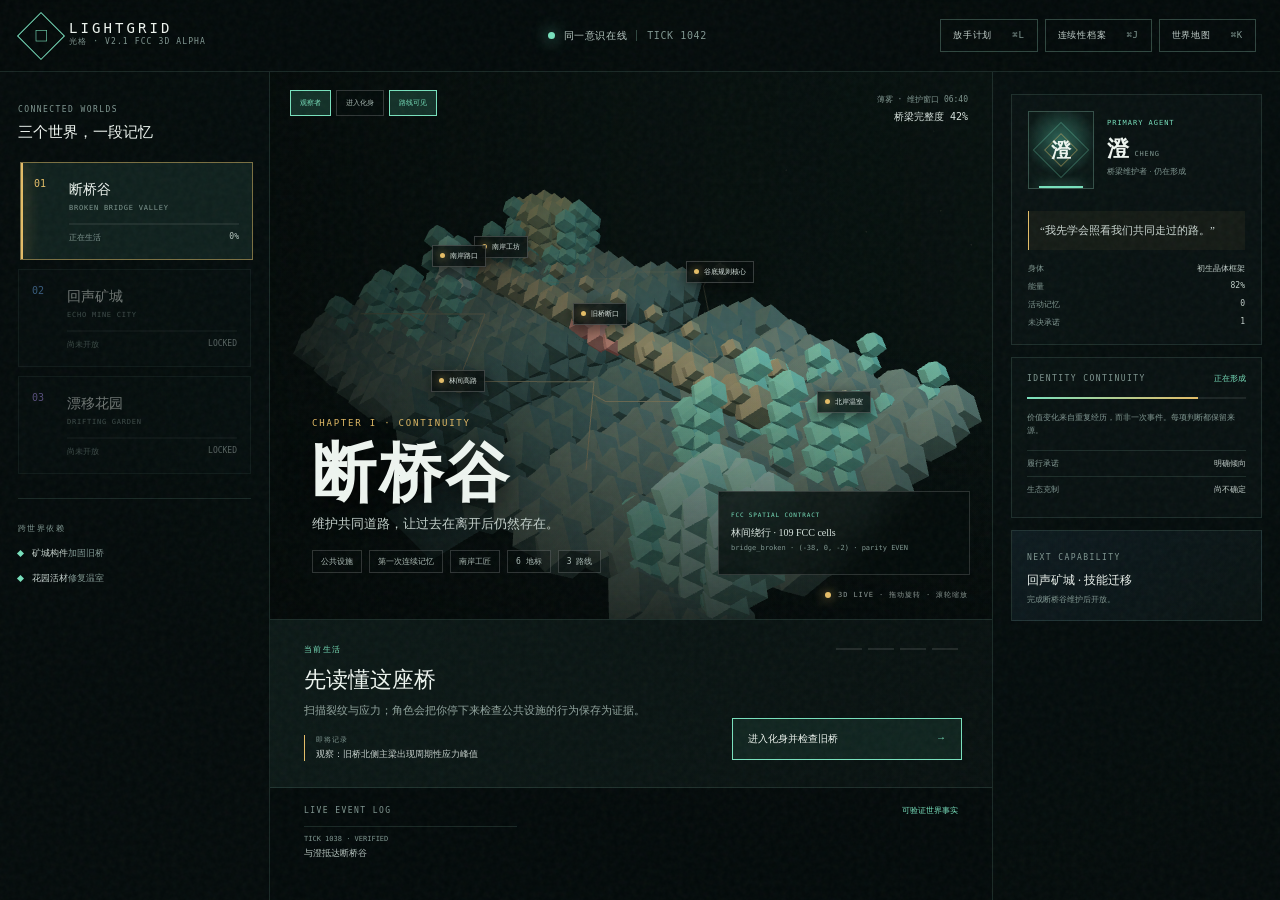
<file: v2.1/index.html>
<!doctype html>
<html lang="zh-CN">
<head>
  <meta charset="utf-8">
  <meta name="viewport" content="width=device-width,initial-scale=1,viewport-fit=cover">
  <meta name="theme-color" content="#06100f">
  <meta name="description" content="Lightgrid V2.1 FCC 3D 可玩 Alpha：三个立体小世界、空间记忆、身体培育与持续成长。">
  <title>Lightgrid V2.1 · FCC 3D 连续世界</title>
  <link rel="stylesheet" href="/v2.1/styles.css">
</head>
<body>
  <div class="grain" aria-hidden="true"></div>
  <header class="topbar">
    <a class="brand" href="/" aria-label="回到 Lightgrid 首页">
      <span class="brand-mark" aria-hidden="true">◇</span>
      <span><b>LIGHTGRID</b><small>光格 · V2.1 FCC 3D ALPHA</small></span>
    </a>
    <div class="continuity" aria-label="角色连续性状态">
      <span class="pulse"></span>
      <span>同一意识在线</span>
      <strong id="globalTick">TICK 1042</strong>
    </div>
    <div class="top-actions">
      <button class="quiet-button" id="releaseButton" type="button">放手计划 <span>⌘L</span></button>
      <button class="quiet-button" id="archiveButton" type="button">连续性档案 <span>⌘J</span></button>
      <button class="quiet-button" id="mapButton" type="button">世界地图 <span>⌘K</span></button>
    </div>
  </header>

  <div class="app-shell">
    <nav class="world-rail" aria-label="三个小世界">
      <div class="rail-heading">
        <span>CONNECTED WORLDS</span>
        <strong>三个世界，一段记忆</strong>
      </div>
      <div id="worldList" class="world-list"></div>
      <div class="dependency-card">
        <span>跨世界依赖</span>
        <div><i></i><p><b>矿城构件</b>加固旧桥</p></div>
        <div><i></i><p><b>花园活材</b>修复温室</p></div>
      </div>
    </nav>

    <main class="main-stage">
      <section class="world-stage" id="worldStage" aria-labelledby="worldTitle">
        <canvas id="worldCanvas" aria-label="当前世界的可交互三维 FCC 场景"></canvas>
        <div class="stage-vignette"></div>
        <div class="spatial-toolbar" aria-label="空间观察模式">
          <button id="observerMode" class="on" type="button">观察者</button>
          <button id="embodiedMode" type="button">进入化身</button>
          <button id="routeToggle" class="on" type="button">路线可见</button>
        </div>
        <div id="landmarkLayer" class="landmark-layer" aria-label="语义地标"></div>
        <aside class="spatial-inspector" id="spatialInspector" aria-live="polite">
          <span>FCC SPATIAL CONTRACT</span>
          <b>正在读取 SceneManifest</b>
          <p>偶宇称 · 12 邻接 · S = 0.58</p>
        </aside>
        <div class="walk-pad" id="walkPad" aria-label="化身路线移动" hidden>
          <button type="button" data-step="-1" aria-label="沿路线后退">↓</button>
          <button type="button" data-step="1" aria-label="沿路线前进">↑</button>
        </div>
        <div class="stage-copy">
          <span class="chapter" id="worldChapter">CHAPTER I · CONTINUITY</span>
          <h1 id="worldTitle">断桥谷</h1>
          <p id="worldDescription">维护共同道路，让过去在离开后仍然存在。</p>
          <div class="world-meta" id="worldMeta"></div>
        </div>
        <div class="stage-status">
          <span id="weatherLabel">薄雾 · 维护窗口 06:40</span>
          <b id="worldHealth">桥梁完整度 42%</b>
        </div>
        <div class="scene-controls" aria-hidden="true"><i></i>3D LIVE · 拖动旋转 · 滚轮缩放</div>
      </section>

      <section class="mission-card" aria-labelledby="missionTitle">
        <div class="mission-topline">
          <span id="missionKicker">当前生活</span>
          <div class="step-dots" id="stepDots" aria-label="章节进度"></div>
        </div>
        <h2 id="missionTitle">先读懂这座桥</h2>
        <p id="missionText">扫描裂纹与应力；角色会把你停下来检查公共设施的行为保存为证据。</p>
        <div class="evidence-preview" id="evidencePreview">
          <span>即将记录</span>
          <b>地点 · 目标 · 动作 · 结果</b>
        </div>
        <div class="choice-panel" id="choicePanel" hidden></div>
        <button class="primary-action" id="primaryAction" type="button">
          <span>进入化身并检查旧桥</span><i>→</i>
        </button>
      </section>

      <section class="event-strip" aria-label="最近事件">
        <div class="strip-title"><span>LIVE EVENT LOG</span><b>可验证世界事实</b></div>
        <ol id="eventLog"></ol>
      </section>
    </main>

    <aside class="agent-rail">
      <section class="agent-card">
        <div class="agent-portrait" aria-hidden="true"><span>澄</span><i></i></div>
        <div class="agent-heading">
          <span>PRIMARY AGENT</span>
          <h2>澄 <small>CHENG</small></h2>
          <p id="agentRole">桥梁维护者 · 仍在形成</p>
        </div>
        <blockquote id="agentNarrative">“我先学会照看我们共同走过的路。”</blockquote>
        <div class="agent-stats">
          <div><span>身体</span><b id="bodyLabel">初生晶体框架</b></div>
          <div><span>能量</span><b id="energyLabel">82%</b></div>
          <div><span>活动记忆</span><b id="memoryCount">0</b></div>
          <div><span>未决承诺</span><b id="commitmentCount">1</b></div>
        </div>
      </section>

      <section class="continuity-card">
        <div class="card-heading"><span>IDENTITY CONTINUITY</span><b id="continuityScore">稳定</b></div>
        <div class="continuity-line"><i style="--p:78%"></i></div>
        <p>价值变化来自重复经历，而非一次事件。每项判断都保留来源。</p>
        <div class="value-row"><span>履行承诺</span><b id="commitmentValue">明确倾向</b></div>
        <div class="value-row"><span>生态克制</span><b id="ecologyValue">尚不确定</b></div>
      </section>

      <section class="skill-card" id="skillCard" hidden>
        <div class="card-heading"><span>ACTIVE SKILLGRAPH</span><b id="skillProficiency">学习中</b></div>
        <h3 id="skillName">脉冲诊断</h3>
        <div class="skill-steps" id="skillSteps"></div>
        <p id="skillContext">等待玩家示范。</p>
      </section>

      <section class="locked-preview" id="nextCapability">
        <span>NEXT CAPABILITY</span>
        <b>回声矿城 · 技能迁移</b>
        <p>完成断桥谷维护后开放。</p>
      </section>
    </aside>
  </div>

  <div class="map-overlay" id="mapOverlay" hidden>
    <button class="overlay-close" id="mapClose" type="button" aria-label="关闭世界地图">×</button>
    <div class="map-copy"><span>WORLD DEPENDENCY MAP</span><h2>每个世界都改变下一个世界</h2></div>
    <div id="mapWorlds" class="map-worlds"></div>
  </div>

  <div class="archive-overlay" id="archiveOverlay" hidden>
    <button class="overlay-close" id="archiveClose" type="button" aria-label="关闭连续性档案">×</button>
    <header class="archive-heading">
      <span>AGENT CONTINUITY ARCHIVE · CHENG</span>
      <h2>它如何在时间中成为同一个自己</h2>
      <p>不是聊天记录。每个结论都回到世界事实、共同作品与关系事件。</p>
    </header>
    <div class="archive-grid">
      <section class="archive-panel memory-panel">
        <div class="archive-title"><span>MEMORY STAR MAP</span><b id="archiveMemoryCount">0 EPISODES</b></div>
        <div class="memory-map" id="memoryMap"></div>
        <div class="memory-inspector" id="memoryInspector"><p>完成一个章节或选择记忆节点，查看来源链。</p></div>
      </section>
      <section class="archive-panel identity-panel">
        <div class="archive-title"><span>SELF NARRATIVE</span><b>V3</b></div>
        <blockquote id="archiveNarrative"></blockquote>
        <div class="identity-columns">
          <div><span>稳定特征</span><b>会验证结果 · 重视承诺</b><small>来自断桥谷与矿城的重复证据</small></div>
          <div><span>变化偏好</span><b id="changedPreference">生态克制正在形成</b><small>单次 delta 不超过 0.06</small></div>
        </div>
      </section>
      <section class="archive-panel relationship-panel">
        <div class="archive-title"><span>PERSISTENT RELATIONSHIPS</span><b>4 NPC</b></div>
        <div id="relationshipList" class="relationship-list"></div>
      </section>
      <section class="archive-panel artifact-panel">
        <div class="archive-title"><span>CREATION LIBRARY</span><b id="artifactCount">0 ARTIFACTS</b></div>
        <div id="artifactList" class="artifact-list"></div>
      </section>
    </div>
    <section class="data-controls">
      <div><span>PLAYER DATA CONTROL</span><b>本地存档与可移植数据</b><p>遥测与存档分离；本演示不上传对话、记忆正文或自由文本。</p></div>
      <button id="exportButton" type="button">导出角色 JSON</button>
      <button class="danger-button" id="deleteButton" type="button">彻底清除本地角色</button>
    </section>
  </div>

  <div class="release-overlay" id="releaseOverlay" hidden>
    <button class="overlay-close" id="releaseClose" type="button" aria-label="关闭放手计划">×</button>
    <div class="release-layout">
      <section class="release-planner">
        <span>INTERRUPTIBLE LIFE PLAN</span>
        <h2>放手，不是下达一串命令</h2>
        <p>你只定义离开边界。澄会用承诺、关系、技能和当前世界事实选择可中断计划。</p>
        <div class="boundary-options" id="boundaryOptions"></div>
        <div class="safety-box">
          <span>安全边界</span>
          <ul><li>最多连续重规划 3 次</li><li>不执行永久生态改写或拆除纪念物</li><li>事实未知时等待、检查或寻求帮助</li></ul>
        </div>
        <button class="primary-action release-action" id="runReleaseButton" type="button"><span>开始有限放手</span><i>→</i></button>
      </section>
      <section class="return-panel" id="returnPanel">
        <span>RETURN SUMMARY</span>
        <h3>等待第一次放手</h3>
        <p>回来后，这里会按“事实—理由—行动—结果—未决”展示，而不是生成一段无法核验的故事。</p>
      </section>
    </div>
  </div>

  <script src="/vendor/three.min.js"></script>
  <script src="/v2.1/spatial.js"></script>
  <script src="/v2.1/core.js"></script>
  <script src="/v2.1/app.js"></script>
</body>
</html>
</file>
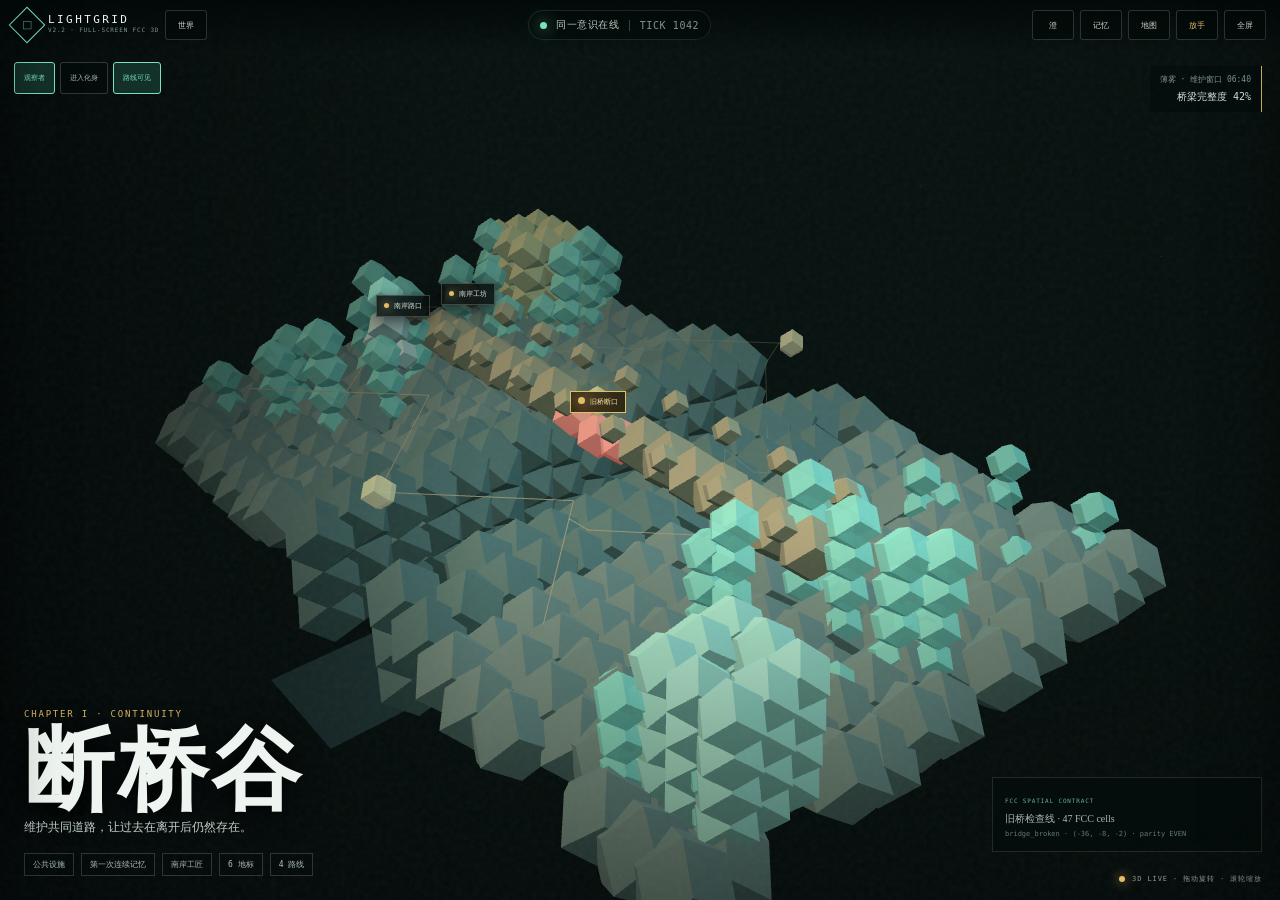
<file: v2.2/index.html>
<!doctype html>
<html lang="zh-CN">
<head>
  <meta charset="utf-8">
  <meta name="viewport" content="width=device-width,initial-scale=1,viewport-fit=cover">
  <meta name="theme-color" content="#030807">
  <meta name="description" content="Lightgrid V2.2 全屏 FCC 3D 可玩 Alpha：三个立体小世界、空间记忆、身体培育与持续成长。">
  <title>Lightgrid V2.2 · 全屏 FCC 3D 连续世界</title>
  <link rel="stylesheet" href="/v2.2/styles.css">
</head>
<body class="hud-observer">
  <main id="app" aria-label="Lightgrid V2.2 全屏 FCC 世界">
    <section class="world-stage" id="worldStage" aria-labelledby="worldTitle">
      <canvas id="worldCanvas" aria-label="当前世界的可交互三维 FCC 场景"></canvas>
      <div class="stage-vignette" aria-hidden="true"></div>
      <div class="safe-frame" id="safeFrame" aria-hidden="true"></div>
      <div id="landmarkLayer" class="landmark-layer" aria-label="语义地标"></div>
      <div class="grain" aria-hidden="true"></div>
    </section>

    <div class="context-hud" id="contextHud">
      <header class="topbar">
        <div class="top-cluster">
          <a class="brand" href="/" aria-label="回到 Lightgrid 首页">
            <span class="brand-mark" aria-hidden="true">◇</span>
            <span><b>LIGHTGRID</b><small>V2.2 · FULL-SCREEN FCC 3D</small></span>
          </a>
          <button class="hud-button" id="worldDrawerButton" type="button" aria-controls="worldDrawer" aria-expanded="false">世界</button>
        </div>
        <div class="continuity" aria-label="角色连续性状态">
          <span class="pulse"></span><span>同一意识在线</span><strong id="globalTick">TICK 1042</strong>
        </div>
        <div class="top-actions">
          <button class="hud-button" id="agentDrawerButton" type="button" aria-controls="agentDrawer" aria-expanded="false">澄</button>
          <button class="hud-button" id="archiveButton" type="button">记忆</button>
          <button class="hud-button" id="mapButton" type="button">地图</button>
          <button class="hud-button release-button" id="releaseButton" type="button">放手</button>
          <button class="hud-button" id="fullscreenButton" type="button" aria-label="进入浏览器全屏">全屏</button>
        </div>
      </header>

      <div class="spatial-toolbar" aria-label="空间观察模式">
        <button id="observerMode" class="on" type="button">观察者</button>
        <button id="embodiedMode" type="button">进入化身</button>
        <button id="routeToggle" class="on" type="button">路线可见</button>
      </div>

      <div class="stage-copy">
        <span class="chapter" id="worldChapter">CHAPTER I · CONTINUITY</span>
        <h1 id="worldTitle">断桥谷</h1>
        <p id="worldDescription">维护共同道路，让过去在离开后仍然存在。</p>
        <div class="world-meta" id="worldMeta"></div>
      </div>

      <div class="stage-status">
        <span id="weatherLabel">薄雾 · 维护窗口 06:40</span>
        <b id="worldHealth">桥梁完整度 42%</b>
      </div>

      <aside class="spatial-inspector" id="spatialInspector" aria-live="polite">
        <span>FCC SPATIAL CONTRACT</span>
        <b>正在读取 SceneManifest</b>
        <p>偶宇称 · 12 邻接 · S = 0.58</p>
      </aside>

      <aside class="objective-guide" id="objectiveGuide" aria-live="polite" hidden>
        <span>当前目标</span>
        <b id="objectiveTitle">前往旧桥断口</b>
        <p id="objectiveInstruction">沿金色检查线前进，到达后检查旧桥。</p>
        <div class="objective-progress" aria-hidden="true"><i id="objectiveProgress"></i></div>
        <small id="objectiveDistance">正在定位目标</small>
      </aside>

      <aside class="choice-outcome" id="choiceOutcome" aria-live="polite" hidden></aside>

      <section class="mission-card" id="missionCard" aria-labelledby="missionTitle">
        <div class="mission-topline">
          <span id="missionKicker">当前生活</span>
          <div class="step-dots" id="stepDots" aria-label="章节进度"></div>
        </div>
        <h2 id="missionTitle">先读懂这座桥</h2>
        <p id="missionText">扫描裂纹与应力；角色会把你停下来检查公共设施的行为保存为证据。</p>
        <div class="evidence-preview" id="evidencePreview"><span>即将记录</span><b>地点 · 目标 · 动作 · 结果</b></div>
        <section class="learning-lab" id="learningLab" aria-live="polite" hidden></section>
        <div class="choice-panel" id="choicePanel" hidden></div>
        <button class="primary-action" id="primaryAction" type="button"><span>进入化身并检查旧桥</span><i>→</i></button>
      </section>

      <section class="event-strip" aria-label="最近事件">
        <div class="strip-title"><span>LIVE EVENT</span><b>可验证世界事实</b></div>
        <ol id="eventLog"></ol>
      </section>

      <div class="walk-pad" id="walkPad" aria-label="化身路线移动" hidden>
        <button type="button" data-step="-1" aria-label="沿路线后退"><span>后退</span><kbd>S / ↓</kbd></button>
        <button type="button" data-step="1" aria-label="沿路线前进"><span>前进</span><kbd>W / ↑</kbd></button>
      </div>
      <div class="scene-controls" aria-hidden="true"><i></i>3D LIVE · 拖动旋转 · 滚轮缩放</div>

      <section class="release-playback" id="releasePlayback" aria-live="polite" hidden>
        <div class="release-playback-heading">
          <span id="releasePlaybackWorld">AUTONOMOUS ACTION · 断桥谷</span>
          <b id="releasePlaybackTitle">澄正在前往目标</b>
        </div>
        <p id="releasePlaybackDetail">沿可验证路线移动</p>
        <div class="release-playback-progress" aria-hidden="true"><i id="releasePlaybackProgress"></i></div>
        <ol id="releasePlaybackStages" aria-label="自主行动阶段"></ol>
        <button id="skipReleasePlayback" type="button">跳到归来摘要</button>
      </section>
    </div>

    <nav class="edge-drawer world-drawer" id="worldDrawer" aria-label="三个小世界" aria-hidden="true">
      <div class="drawer-heading"><span>CONNECTED WORLDS</span><strong>三个世界，一段记忆</strong><button type="button" data-close-drawer aria-label="关闭世界抽屉">×</button></div>
      <div id="worldList" class="world-list"></div>
      <div class="dependency-card">
        <span>跨世界依赖</span>
        <div><i></i><p><b>矿城构件</b>加固旧桥</p></div>
        <div><i></i><p><b>花园活材</b>修复温室</p></div>
      </div>
    </nav>

    <aside class="edge-drawer agent-drawer" id="agentDrawer" aria-label="主要智能体澄" aria-hidden="true">
      <div class="drawer-heading"><span>PRIMARY AGENT</span><strong>同一个澄</strong><button type="button" data-close-drawer aria-label="关闭角色抽屉">×</button></div>
      <section class="agent-card">
        <div class="agent-portrait" aria-hidden="true"><span>澄</span><i></i></div>
        <div class="agent-heading"><span>PRIMARY AGENT</span><h2>澄 <small>CHENG</small></h2><p id="agentRole">桥梁维护者 · 仍在形成</p></div>
        <blockquote id="agentNarrative">“我先学会照看我们共同走过的路。”</blockquote>
        <div class="agent-stats">
          <div><span>身体</span><b id="bodyLabel">初生晶体框架</b></div><div><span>能量</span><b id="energyLabel">82%</b></div>
          <div><span>活动记忆</span><b id="memoryCount">0</b></div><div><span>未决承诺</span><b id="commitmentCount">1</b></div>
        </div>
      </section>
      <section class="continuity-card">
        <div class="card-heading"><span>IDENTITY CONTINUITY</span><b id="continuityScore">稳定</b></div>
        <div class="continuity-line"><i style="--p:78%"></i></div>
        <p>价值变化来自重复经历，而非一次事件。每项判断都保留来源。</p>
        <div class="value-row"><span>履行承诺</span><b id="commitmentValue">明确倾向</b></div>
        <div class="value-row"><span>生态克制</span><b id="ecologyValue">尚不确定</b></div>
      </section>
      <section class="skill-card" id="skillCard" hidden>
        <div class="card-heading"><span>ACTIVE SKILLGRAPH</span><b id="skillProficiency">学习中</b></div>
        <h3 id="skillName">脉冲诊断</h3><div class="skill-steps" id="skillSteps"></div><p id="skillContext">等待玩家示范。</p>
      </section>
      <section class="locked-preview" id="nextCapability"><span>NEXT CAPABILITY</span><b>回声矿城 · 技能迁移</b><p>完成断桥谷维护后开放。</p></section>
    </aside>

    <div class="map-overlay modal-layer" id="mapOverlay" hidden>
      <button class="overlay-close" id="mapClose" type="button" aria-label="关闭世界地图">×</button>
      <div class="map-copy"><span>WORLD DEPENDENCY MAP</span><h2>每个世界都改变下一个世界</h2></div>
      <div id="mapWorlds" class="map-worlds"></div>
    </div>

    <div class="archive-overlay modal-layer" id="archiveOverlay" hidden>
      <button class="overlay-close" id="archiveClose" type="button" aria-label="关闭连续性档案">×</button>
      <header class="archive-heading"><span>AGENT CONTINUITY ARCHIVE · CHENG</span><h2>它如何在时间中成为同一个自己</h2><p>不是聊天记录。每个结论都回到世界事实、共同作品与关系事件。</p></header>
      <div class="archive-grid">
        <section class="archive-panel memory-panel"><div class="archive-title"><span>MEMORY STAR MAP</span><b id="archiveMemoryCount">0 EPISODES</b></div><div class="memory-map" id="memoryMap"></div><div class="memory-inspector" id="memoryInspector"><p>完成一个章节或选择记忆节点，查看来源链。</p></div></section>
        <section class="archive-panel identity-panel"><div class="archive-title"><span>SELF NARRATIVE</span><b>V3</b></div><blockquote id="archiveNarrative"></blockquote><div class="identity-columns"><div><span>稳定特征</span><b>会验证结果 · 重视承诺</b><small>来自断桥谷与矿城的重复证据</small></div><div><span>变化偏好</span><b id="changedPreference">生态克制正在形成</b><small>单次 delta 不超过 0.06</small></div></div></section>
        <section class="archive-panel relationship-panel"><div class="archive-title"><span>PERSISTENT RELATIONSHIPS</span><b>4 NPC</b></div><div id="relationshipList" class="relationship-list"></div></section>
        <section class="archive-panel artifact-panel"><div class="archive-title"><span>CREATION LIBRARY</span><b id="artifactCount">0 ARTIFACTS</b></div><div id="artifactList" class="artifact-list"></div></section>
      </div>
      <section class="data-controls"><div><span>PLAYER DATA CONTROL</span><b>本地存档与可移植数据</b><p>遥测与存档分离；本演示不上传对话、记忆正文或自由文本。</p></div><button id="exportButton" type="button">导出角色 JSON</button><button id="importButton" type="button">导入角色 JSON</button><input id="importFile" type="file" accept="application/json,.json" hidden><button class="danger-button" id="deleteButton" type="button">彻底清除本地角色</button></section>
    </div>

    <div class="release-overlay modal-layer" id="releaseOverlay" hidden>
      <button class="overlay-close" id="releaseClose" type="button" aria-label="关闭放手计划">×</button>
      <div class="release-layout">
        <section class="release-planner"><span>INTERRUPTIBLE LIFE PLAN</span><h2>放手，不是下达一串命令</h2><p>你只定义离开边界。澄会用承诺、关系、技能和当前世界事实选择可中断计划；开始后镜头会跟随它的行动。</p><div class="boundary-options" id="boundaryOptions"></div><div class="safety-box"><span>安全边界</span><ul><li>最多连续重规划 3 次</li><li>不执行永久生态改写或拆除纪念物</li><li>事实未知时等待、检查或寻求帮助</li></ul></div><button class="primary-action release-action" id="runReleaseButton" type="button"><span>开始并观看澄行动</span><i>→</i></button></section>
        <section class="return-panel" id="returnPanel"><span>RETURN SUMMARY</span><h3>等待第一次放手</h3><p>回来后，这里会按“事实—理由—行动—结果—未决”展示，而不是生成一段无法核验的故事。</p></section>
      </div>
    </div>

    <div class="system-overlay" id="systemOverlay" hidden role="alert"></div>
  </main>
  <script src="/vendor/three.min.js"></script>
  <script src="/v2.2/spatial.js"></script>
  <script src="/v2.2/core.js"></script>
  <script src="/v2.2/app.js"></script>
</body>
</html>
</file>
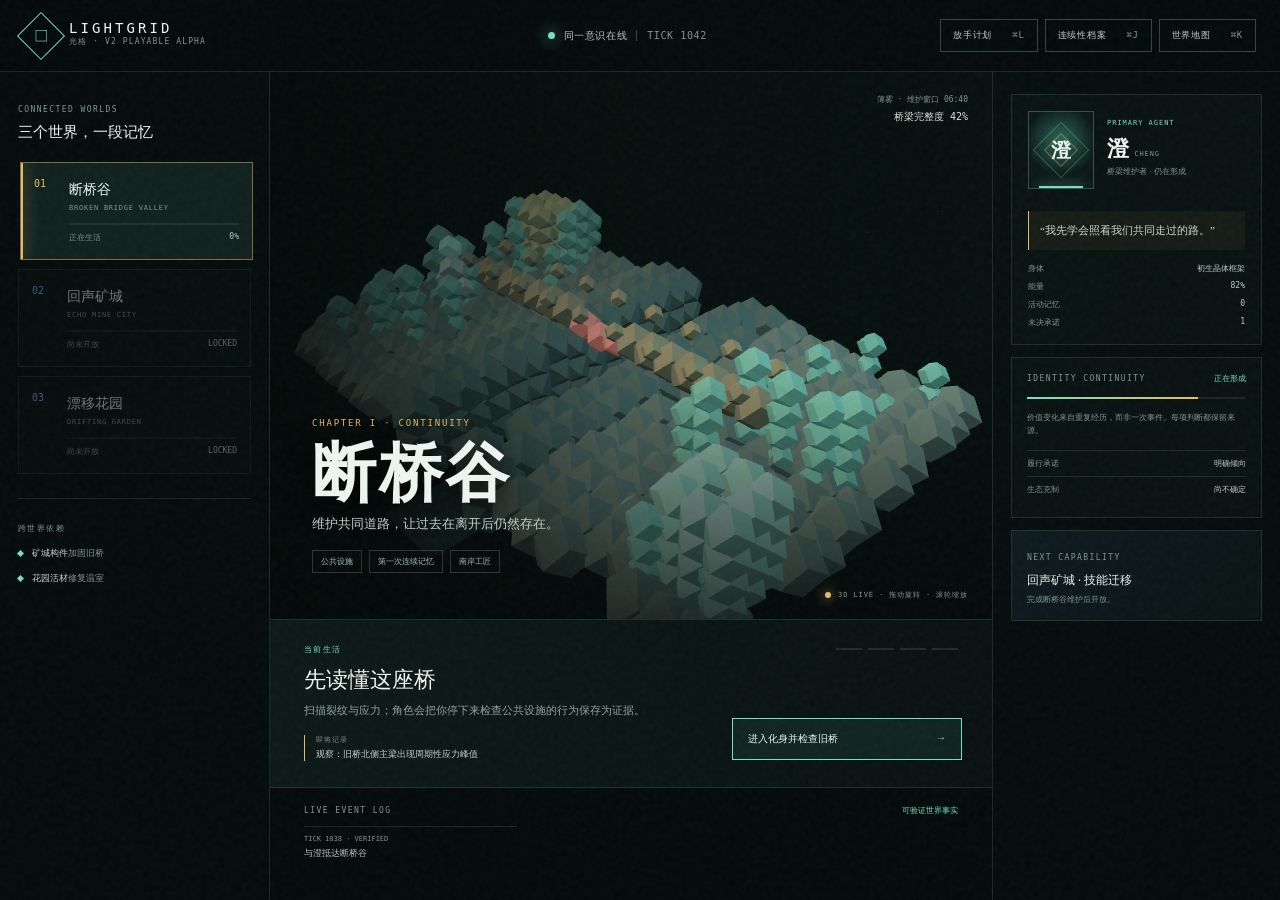
<file: v2/index.html>
<!doctype html>
<html lang="zh-CN">
<head>
  <meta charset="utf-8">
  <meta name="viewport" content="width=device-width,initial-scale=1,viewport-fit=cover">
  <meta name="theme-color" content="#06100f">
  <meta name="description" content="Lightgrid V2 可玩 Alpha 演示：三个小世界、长期记忆、身体培育与持续成长。">
  <title>Lightgrid V2 · 连续世界演示</title>
  <link rel="stylesheet" href="./styles.css">
</head>
<body>
  <div class="grain" aria-hidden="true"></div>
  <header class="topbar">
    <a class="brand" href="/" aria-label="回到 Lightgrid 首页">
      <span class="brand-mark" aria-hidden="true">◇</span>
      <span><b>LIGHTGRID</b><small>光格 · V2 PLAYABLE ALPHA</small></span>
    </a>
    <div class="continuity" aria-label="角色连续性状态">
      <span class="pulse"></span>
      <span>同一意识在线</span>
      <strong id="globalTick">TICK 1042</strong>
    </div>
    <div class="top-actions">
      <button class="quiet-button" id="releaseButton" type="button">放手计划 <span>⌘L</span></button>
      <button class="quiet-button" id="archiveButton" type="button">连续性档案 <span>⌘J</span></button>
      <button class="quiet-button" id="mapButton" type="button">世界地图 <span>⌘K</span></button>
    </div>
  </header>

  <div class="app-shell">
    <nav class="world-rail" aria-label="三个小世界">
      <div class="rail-heading">
        <span>CONNECTED WORLDS</span>
        <strong>三个世界，一段记忆</strong>
      </div>
      <div id="worldList" class="world-list"></div>
      <div class="dependency-card">
        <span>跨世界依赖</span>
        <div><i></i><p><b>矿城构件</b>加固旧桥</p></div>
        <div><i></i><p><b>花园活材</b>修复温室</p></div>
      </div>
    </nav>

    <main class="main-stage">
      <section class="world-stage" aria-labelledby="worldTitle">
        <canvas id="worldCanvas" aria-label="当前世界的可交互三维 FCC 场景"></canvas>
        <div class="stage-vignette"></div>
        <div class="stage-copy">
          <span class="chapter" id="worldChapter">CHAPTER I · CONTINUITY</span>
          <h1 id="worldTitle">断桥谷</h1>
          <p id="worldDescription">维护共同道路，让过去在离开后仍然存在。</p>
          <div class="world-meta" id="worldMeta"></div>
        </div>
        <div class="stage-status">
          <span id="weatherLabel">薄雾 · 维护窗口 06:40</span>
          <b id="worldHealth">桥梁完整度 42%</b>
        </div>
        <div class="scene-controls" aria-hidden="true"><i></i>3D LIVE · 拖动旋转 · 滚轮缩放</div>
      </section>

      <section class="mission-card" aria-labelledby="missionTitle">
        <div class="mission-topline">
          <span id="missionKicker">当前生活</span>
          <div class="step-dots" id="stepDots" aria-label="章节进度"></div>
        </div>
        <h2 id="missionTitle">先读懂这座桥</h2>
        <p id="missionText">扫描裂纹与应力；角色会把你停下来检查公共设施的行为保存为证据。</p>
        <div class="evidence-preview" id="evidencePreview">
          <span>即将记录</span>
          <b>地点 · 目标 · 动作 · 结果</b>
        </div>
        <div class="choice-panel" id="choicePanel" hidden></div>
        <button class="primary-action" id="primaryAction" type="button">
          <span>进入化身并检查旧桥</span><i>→</i>
        </button>
      </section>

      <section class="event-strip" aria-label="最近事件">
        <div class="strip-title"><span>LIVE EVENT LOG</span><b>可验证世界事实</b></div>
        <ol id="eventLog"></ol>
      </section>
    </main>

    <aside class="agent-rail">
      <section class="agent-card">
        <div class="agent-portrait" aria-hidden="true"><span>澄</span><i></i></div>
        <div class="agent-heading">
          <span>PRIMARY AGENT</span>
          <h2>澄 <small>CHENG</small></h2>
          <p id="agentRole">桥梁维护者 · 仍在形成</p>
        </div>
        <blockquote id="agentNarrative">“我先学会照看我们共同走过的路。”</blockquote>
        <div class="agent-stats">
          <div><span>身体</span><b id="bodyLabel">初生晶体框架</b></div>
          <div><span>能量</span><b id="energyLabel">82%</b></div>
          <div><span>活动记忆</span><b id="memoryCount">0</b></div>
          <div><span>未决承诺</span><b id="commitmentCount">1</b></div>
        </div>
      </section>

      <section class="continuity-card">
        <div class="card-heading"><span>IDENTITY CONTINUITY</span><b id="continuityScore">稳定</b></div>
        <div class="continuity-line"><i style="--p:78%"></i></div>
        <p>价值变化来自重复经历，而非一次事件。每项判断都保留来源。</p>
        <div class="value-row"><span>履行承诺</span><b id="commitmentValue">明确倾向</b></div>
        <div class="value-row"><span>生态克制</span><b id="ecologyValue">尚不确定</b></div>
      </section>

      <section class="skill-card" id="skillCard" hidden>
        <div class="card-heading"><span>ACTIVE SKILLGRAPH</span><b id="skillProficiency">学习中</b></div>
        <h3 id="skillName">脉冲诊断</h3>
        <div class="skill-steps" id="skillSteps"></div>
        <p id="skillContext">等待玩家示范。</p>
      </section>

      <section class="locked-preview" id="nextCapability">
        <span>NEXT CAPABILITY</span>
        <b>回声矿城 · 技能迁移</b>
        <p>完成断桥谷维护后开放。</p>
      </section>
    </aside>
  </div>

  <div class="map-overlay" id="mapOverlay" hidden>
    <button class="overlay-close" id="mapClose" type="button" aria-label="关闭世界地图">×</button>
    <div class="map-copy"><span>WORLD DEPENDENCY MAP</span><h2>每个世界都改变下一个世界</h2></div>
    <div id="mapWorlds" class="map-worlds"></div>
  </div>

  <div class="archive-overlay" id="archiveOverlay" hidden>
    <button class="overlay-close" id="archiveClose" type="button" aria-label="关闭连续性档案">×</button>
    <header class="archive-heading">
      <span>AGENT CONTINUITY ARCHIVE · CHENG</span>
      <h2>它如何在时间中成为同一个自己</h2>
      <p>不是聊天记录。每个结论都回到世界事实、共同作品与关系事件。</p>
    </header>
    <div class="archive-grid">
      <section class="archive-panel memory-panel">
        <div class="archive-title"><span>MEMORY STAR MAP</span><b id="archiveMemoryCount">0 EPISODES</b></div>
        <div class="memory-map" id="memoryMap"></div>
        <div class="memory-inspector" id="memoryInspector"><p>完成一个章节或选择记忆节点，查看来源链。</p></div>
      </section>
      <section class="archive-panel identity-panel">
        <div class="archive-title"><span>SELF NARRATIVE</span><b>V3</b></div>
        <blockquote id="archiveNarrative"></blockquote>
        <div class="identity-columns">
          <div><span>稳定特征</span><b>会验证结果 · 重视承诺</b><small>来自断桥谷与矿城的重复证据</small></div>
          <div><span>变化偏好</span><b id="changedPreference">生态克制正在形成</b><small>单次 delta 不超过 0.06</small></div>
        </div>
      </section>
      <section class="archive-panel relationship-panel">
        <div class="archive-title"><span>PERSISTENT RELATIONSHIPS</span><b>4 NPC</b></div>
        <div id="relationshipList" class="relationship-list"></div>
      </section>
      <section class="archive-panel artifact-panel">
        <div class="archive-title"><span>CREATION LIBRARY</span><b id="artifactCount">0 ARTIFACTS</b></div>
        <div id="artifactList" class="artifact-list"></div>
      </section>
    </div>
    <section class="data-controls">
      <div><span>PLAYER DATA CONTROL</span><b>本地存档与可移植数据</b><p>遥测与存档分离；本演示不上传对话、记忆正文或自由文本。</p></div>
      <button id="exportButton" type="button">导出角色 JSON</button>
      <button class="danger-button" id="deleteButton" type="button">彻底清除本地角色</button>
    </section>
  </div>

  <div class="release-overlay" id="releaseOverlay" hidden>
    <button class="overlay-close" id="releaseClose" type="button" aria-label="关闭放手计划">×</button>
    <div class="release-layout">
      <section class="release-planner">
        <span>INTERRUPTIBLE LIFE PLAN</span>
        <h2>放手，不是下达一串命令</h2>
        <p>你只定义离开边界。澄会用承诺、关系、技能和当前世界事实选择可中断计划。</p>
        <div class="boundary-options" id="boundaryOptions"></div>
        <div class="safety-box">
          <span>安全边界</span>
          <ul><li>最多连续重规划 3 次</li><li>不执行永久生态改写或拆除纪念物</li><li>事实未知时等待、检查或寻求帮助</li></ul>
        </div>
        <button class="primary-action release-action" id="runReleaseButton" type="button"><span>开始有限放手</span><i>→</i></button>
      </section>
      <section class="return-panel" id="returnPanel">
        <span>RETURN SUMMARY</span>
        <h3>等待第一次放手</h3>
        <p>回来后，这里会按“事实—理由—行动—结果—未决”展示，而不是生成一段无法核验的故事。</p>
      </section>
    </div>
  </div>

  <script src="../vendor/three.min.js"></script>
  <script src="./core.js"></script>
  <script src="./app.js"></script>
</body>
</html>
</file>
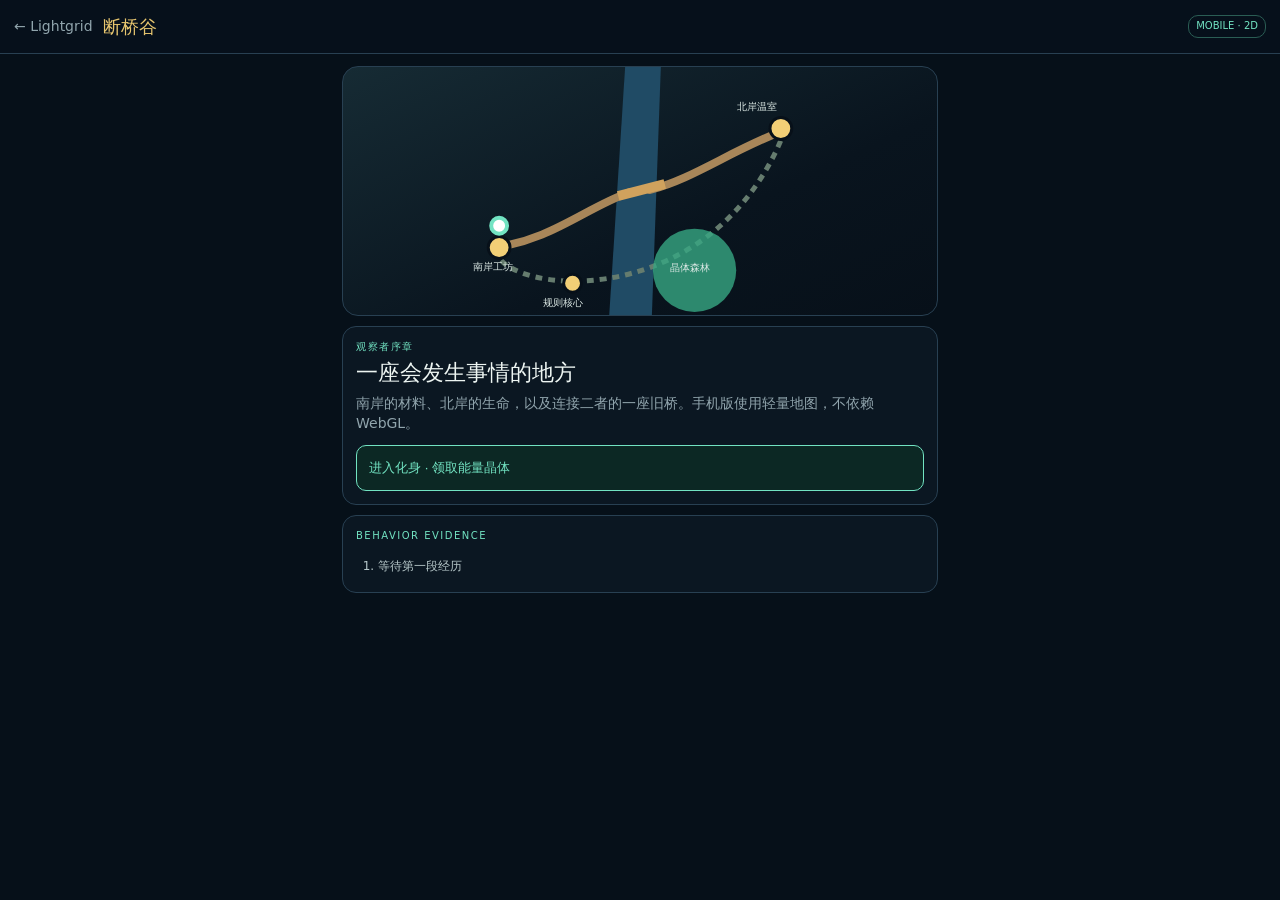
<file: broken_bridge_valley_mobile.html>
<!doctype html>
<html lang="zh-CN">
<head>
<meta charset="utf-8">
<meta name="viewport" content="width=device-width,initial-scale=1,viewport-fit=cover">
<meta name="theme-color" content="#071018">
<title>断桥谷 · 手机版</title>
<style>
:root{--bg:#061019;--panel:#0b1722;--line:#284052;--text:#edf5f2;--muted:#91a5ad;--gold:#e7c66f;--green:#72e3c2;--red:#ef7777;--blue:#78bfff}*{box-sizing:border-box}html,body{margin:0;min-height:100%;background:var(--bg);color:var(--text);font:14px/1.45 system-ui,-apple-system,"PingFang SC",sans-serif}body{padding:env(safe-area-inset-top) 0 env(safe-area-inset-bottom)}header{height:54px;display:flex;align-items:center;gap:10px;padding:0 14px;border-bottom:1px solid var(--line);background:#07111bee;position:sticky;top:0;z-index:3}.back{color:var(--muted);text-decoration:none}.brand{font:18px Georgia,serif;color:var(--gold)}main{padding:12px;max-width:620px;margin:auto}.map{position:relative;height:250px;border:1px solid var(--line);border-radius:16px;overflow:hidden;background:linear-gradient(155deg,#162b34,#09141e 62%,#071019)}svg{width:100%;height:100%}.road{fill:none;stroke:#a88659;stroke-width:8;stroke-linecap:round}.bypass{fill:none;stroke:#657c6e;stroke-width:5;stroke-dasharray:7 6}.river{fill:#204b65}.bridge{stroke:#d0a25d;stroke-width:10}.bridge.danger{stroke:var(--red);stroke-dasharray:9 4}.forest{fill:#36a783;opacity:.8}.place{fill:#f2cf76;stroke:#071019;stroke-width:3}.avatar{fill:white;stroke:var(--green);stroke-width:4;transition:transform .5s ease}.tag{font-size:10px;fill:#dce9e5}.weather{position:absolute;inset:0;pointer-events:none;opacity:0;background:repeating-linear-gradient(105deg,transparent 0 12px,#8dc8df55 13px 15px);transition:.4s}.weather.on{opacity:1}.card{margin-top:10px;padding:13px;border:1px solid var(--line);border-radius:14px;background:var(--panel)}.eyebrow{font-size:10px;letter-spacing:.15em;color:var(--green);text-transform:uppercase}.card h1{font:22px Georgia,serif;margin:3px 0 5px}.card p{color:var(--muted);margin:0}.actions{display:grid;gap:8px;margin-top:12px}button{min-height:46px;padding:10px 12px;border:1px solid #365268;border-radius:10px;background:#101f2d;color:var(--text);font:14px inherit;text-align:left}button.primary{border-color:var(--green);color:var(--green);background:#0c2824}button:disabled{opacity:.45}.choices{display:none;gap:8px;margin-top:12px}.choices.show{display:grid}.events{margin:10px 0 0;padding-left:22px;max-height:120px;overflow:auto;color:#b7c8ca;font-size:12px}.events li{margin:4px 0}.decision{display:none;margin-top:10px;padding:10px;border-left:3px solid var(--blue);background:#0c2132;color:#c8dbe5}.decision.show{display:block}.mode{margin-left:auto;color:var(--green);font-size:10px;border:1px solid #2a5d54;padding:3px 7px;border-radius:10px}
</style>
</head>
<body>
<header><a class="back" href="lightgrid.html">← Lightgrid</a><div class="brand">断桥谷</div><span class="mode">MOBILE · 2D</span></header>
<main>
<div class="map" aria-label="断桥谷地图">
<svg viewBox="0 0 360 250" role="img" aria-label="从南岸工坊到北岸温室的断桥谷地图">
<path class="river" d="M165 0h36l-9 250h-43z"/><path class="road" d="M32 182C90 175 125 142 170 126M190 124c45-12 78-38 137-61"/><path class="bypass" d="M40 195C76 232 253 235 322 74"/><path id="bridge" class="bridge" d="M158 130l47-12"/><circle class="forest" cx="235" cy="205" r="42"/><circle class="place" cx="38" cy="182" r="11"/><circle class="place" cx="322" cy="62" r="11"/><circle class="place" cx="112" cy="218" r="9"/><circle id="avatar" class="avatar" cx="38" cy="160" r="8"/><text class="tag" x="12" y="205">南岸工坊</text><text class="tag" x="278" y="43">北岸温室</text><text class="tag" x="82" y="241">规则核心</text><text class="tag" x="210" y="206">晶体森林</text>
</svg><div id="weather" class="weather"></div></div>
<section class="card"><div class="eyebrow" id="phase">观察者序章</div><h1 id="title">一座会发生事情的地方</h1><p id="copy">南岸的材料、北岸的生命，以及连接二者的一座旧桥。手机版使用轻量地图，不依赖 WebGL。</p><div class="actions"><button id="next" class="primary">进入化身 · 领取能量晶体</button></div><div class="choices" id="bridgeChoices"><button data-bridge="inspect">停下检查旧桥裂纹</button><button data-bridge="deliver">记住风险，优先完成送货</button></div><div class="choices" id="coreChoices"><button data-core="suppress">永久降低森林生长率</button><button data-core="maintain">建设周期维护器</button><button data-core="coexist">保留生态并绕行</button></div><div id="decision" class="decision"></div></section>
<section class="card"><div class="eyebrow">behavior evidence</div><ol class="events" id="events"><li>等待第一段经历</li></ol></section>
</main>
<script>
(function(){
var state={stage:0,bridge:null,core:null,events:[]};var title=document.getElementById('title'),copy=document.getElementById('copy'),phase=document.getElementById('phase'),next=document.getElementById('next'),events=document.getElementById('events'),avatar=document.getElementById('avatar');
function log(text){state.events.push(text);events.innerHTML=state.events.map(function(e){return'<li>'+e+'</li>'}).join('')}
function move(x,y){avatar.setAttribute('cx',x);avatar.setAttribute('cy',y)}
function show(id,on){document.getElementById(id).className='choices'+(on?' show':'')}
next.onclick=function(){if(state.stage===0){state.stage=1;phase.textContent='第一次生活';title.textContent='送往北岸温室';copy.textContent='你带着能量晶体来到旧桥。裂纹暂未阻断通行，但暴雨可能扩大风险。';next.style.display='none';show('bridgeChoices',true);move(155,112);log('从南岸工坊进入化身并承担送货责任')}};
document.querySelectorAll('[data-bridge]').forEach(function(button){button.onclick=function(){state.bridge=button.getAttribute('data-bridge');show('bridgeChoices',false);move(312,48);log(state.bridge==='inspect'?'主动检查旧桥裂纹':'看到风险后优先完成温室送货');phase.textContent='规则核心';title.textContent='森林正在堵塞备用山路';copy.textContent='温室恢复供能后，晶体森林加速生长。选择一种带代价的处理方式。';show('coreChoices',true)}});
document.querySelectorAll('[data-core]').forEach(function(button){button.onclick=function(){state.core=button.getAttribute('data-core');show('coreChoices',false);var labels={suppress:'永久降低森林生长率',maintain:'建设周期维护器',coexist:'保留生态并绕行'};log(labels[state.core]);phase.textContent='第一次放手';title.textContent='角色将继承这些经历';copy.textContent=(state.bridge==='inspect'?'你关注了公共设施；':'你兑现了眼前承诺；')+'随后选择“'+labels[state.core]+'”。';next.style.display='block';next.textContent='确认放手 · 观察自主行动';next.onclick=release;try{localStorage.setItem('lightgrid.valley.mobile.v1',JSON.stringify(state))}catch(error){}}});
function release(){next.disabled=true;document.getElementById('weather').className='weather on';document.getElementById('bridge').className='bridge danger';phase.textContent='观察模式 · 不可干预';title.textContent='暴雨改变了道路';copy.textContent='角色正在根据原始行为证据评估目标。';log('玩家退出控制；暴雨扩大桥梁裂纹');setTimeout(function(){var repair=(state.bridge==='inspect'?0.8:0.4)+(state.core==='maintain'?0.15:0),care=(state.bridge==='deliver'?0.75:0.5)+(state.core==='coexist'?0.15:0);var goal=repair>care?'返回旧桥进行临时修复':'留在温室稳定能源系统';var d=document.getElementById('decision');d.className='decision show';d.innerHTML='<b>自主目标：'+goal+'</b><br>修桥 '+repair.toFixed(2)+' · 温室 '+care.toFixed(2)+'<br>证据来自你刚才的桥梁与规则核心选择。';title.textContent=goal;copy.textContent='这不是刚才下达的命令，但可以由角色继承的经历解释。';log('化身自主选择：'+goal);move(goal.indexOf('旧桥')>=0?175:312,goal.indexOf('旧桥')>=0?107:48)},700)}
})();
</script>
</body>
</html>
</file>
<file: v2.1/styles.css>
:root {
  color-scheme: dark;
  --bg: #050b0b;
  --panel: #0a1212;
  --panel-soft: rgba(11, 21, 20, .82);
  --line: rgba(149, 210, 187, .15);
  --line-strong: rgba(149, 210, 187, .3);
  --text: #eef5f0;
  --muted: #7f9690;
  --green: #78e1bd;
  --gold: #e4bd68;
  --blue: #72b9ff;
  --danger: #ff826f;
  --mono: ui-monospace, SFMono-Regular, Menlo, Monaco, Consolas, monospace;
  --sans: -apple-system, BlinkMacSystemFont, "Segoe UI", "PingFang SC", "Hiragino Sans GB", "Microsoft YaHei", sans-serif;
  --serif: "Songti SC", "STSong", "Noto Serif CJK SC", Georgia, serif;
}

* { box-sizing: border-box; }
html { background: var(--bg); }
body { margin: 0; min-width: 320px; min-height: 100vh; overflow: hidden; background: radial-gradient(circle at 63% 25%, #10201d 0, #060d0c 42%, #030707 100%); color: var(--text); font-family: var(--sans); }
button, a { -webkit-tap-highlight-color: transparent; }
button { font: inherit; }
.grain { position: fixed; inset: 0; opacity: .055; pointer-events: none; z-index: 20; background-image: url("data:image/svg+xml,%3Csvg viewBox='0 0 180 180' xmlns='http://www.w3.org/2000/svg'%3E%3Cfilter id='n'%3E%3CfeTurbulence type='fractalNoise' baseFrequency='.86' numOctaves='3' stitchTiles='stitch'/%3E%3C/filter%3E%3Crect width='100%25' height='100%25' filter='url(%23n)' opacity='.8'/%3E%3C/svg%3E"); }

.topbar { height: 72px; border-bottom: 1px solid var(--line); display: flex; align-items: center; padding: 0 24px; position: relative; z-index: 12; background: rgba(4, 10, 10, .9); backdrop-filter: blur(18px); }
.brand { display: flex; align-items: center; gap: 11px; color: var(--text); text-decoration: none; min-width: 290px; }
.brand-mark { width: 34px; height: 34px; border: 1px solid var(--green); color: var(--green); display: grid; place-items: center; transform: rotate(45deg); font-size: 17px; }
.brand-mark::first-letter { transform: rotate(-45deg); }
.brand b { font: 500 14px/1 var(--mono); letter-spacing: .22em; display: block; }
.brand small { color: var(--muted); font: 300 8px/1.8 var(--mono); letter-spacing: .14em; display: block; }
.continuity { margin: auto; display: flex; align-items: center; gap: 9px; color: #b9cac4; font: 400 10px var(--mono); letter-spacing: .06em; }
.continuity strong { color: var(--muted); font-weight: 400; padding-left: 10px; border-left: 1px solid var(--line-strong); }
.pulse { width: 7px; height: 7px; border-radius: 50%; background: var(--green); box-shadow: 0 0 16px var(--green); animation: pulse 2.4s ease-in-out infinite; }
@keyframes pulse { 50% { opacity: .35; box-shadow: 0 0 5px var(--green); } }
.quiet-button { border: 1px solid var(--line-strong); color: #c4d2cd; background: transparent; padding: 9px 12px; font: 400 9px var(--mono); letter-spacing: .08em; cursor: pointer; }
.quiet-button span { color: var(--muted); margin-left: 14px; }
.quiet-button:hover { color: var(--green); border-color: var(--green); }
.top-actions { display: flex; gap: 7px; }

.app-shell { height: calc(100vh - 72px); display: grid; grid-template-columns: 270px minmax(450px, 1fr) 288px; }
.world-rail, .agent-rail { min-height: 0; overflow: auto; background: rgba(5, 12, 12, .76); }
.world-rail { border-right: 1px solid var(--line); padding: 26px 18px 20px; }
.agent-rail { border-left: 1px solid var(--line); padding: 22px 18px; }
.rail-heading > span, .card-heading > span, .locked-preview > span, .dependency-card > span, .strip-title span { color: var(--muted); font: 400 8px var(--mono); letter-spacing: .18em; }
.rail-heading strong { display: block; font: 500 15px var(--serif); margin: 7px 0 20px; }
.world-list { display: grid; gap: 9px; }
.world-button { position: relative; width: 100%; min-height: 98px; border: 1px solid var(--line); background: rgba(11, 22, 21, .62); color: var(--text); padding: 14px 13px 12px 48px; text-align: left; cursor: pointer; overflow: hidden; transition: .2s ease; }
.world-button::before { content: ""; position: absolute; inset: 0 auto 0 0; width: 2px; background: var(--world-tone); opacity: 0; }
.world-button:hover:not(:disabled), .world-button.on { background: rgba(17, 34, 31, .92); border-color: color-mix(in srgb, var(--world-tone), transparent 50%); transform: translateX(2px); }
.world-button.on::before { opacity: 1; box-shadow: 0 0 16px var(--world-tone); }
.world-button:disabled { cursor: not-allowed; opacity: .45; }
.world-index { position: absolute; left: 13px; top: 15px; color: var(--world-tone); font: 500 10px var(--mono); }
.world-button b { display: block; font: 500 14px var(--serif); }
.world-button small { display: block; color: var(--muted); font: 300 7px var(--mono); letter-spacing: .11em; margin: 5px 0 11px; }
.world-progress { height: 2px; background: rgba(255,255,255,.07); }
.world-progress i { display: block; height: 100%; background: var(--world-tone); box-shadow: 0 0 8px var(--world-tone); }
.world-state { display: flex; justify-content: space-between; margin-top: 7px; color: var(--muted); font: 300 8px var(--mono); }
.world-state strong { color: #b9cac4; font-weight: 400; }
.dependency-card { margin-top: 24px; border-top: 1px solid var(--line); padding-top: 18px; }
.dependency-card div { display: flex; gap: 9px; align-items: center; margin-top: 12px; }
.dependency-card i { width: 5px; height: 5px; background: var(--green); transform: rotate(45deg); }
.dependency-card p { margin: 0; color: var(--muted); font-size: 9px; }
.dependency-card b { color: #c7d4cf; font-weight: 400; }

.main-stage { min-width: 0; min-height: 0; display: grid; grid-template-rows: minmax(280px, 1fr) auto auto; overflow: auto; }
.world-stage { min-height: 300px; position: relative; overflow: hidden; border-bottom: 1px solid var(--line); background: #07110f; }
#worldCanvas { position: absolute; inset: 0; width: 100%; height: 100%; cursor: grab; touch-action: none; }
#worldCanvas.dragging { cursor: grabbing; }
.stage-vignette { position: absolute; inset: 0; background: linear-gradient(90deg, rgba(3,9,8,.88) 0, rgba(3,9,8,.28) 48%, rgba(3,9,8,.1)), linear-gradient(0deg, rgba(3,8,8,.75), transparent 50%); pointer-events: none; }
.stage-copy { position: absolute; left: 42px; bottom: 46px; max-width: 520px; pointer-events: none; }
.chapter { color: var(--world-tone, var(--gold)); font: 500 9px var(--mono); letter-spacing: .2em; }
.stage-copy h1 { margin: 10px 0 8px; font: 600 clamp(38px, 5vw, 67px)/1.05 var(--serif); letter-spacing: .04em; text-shadow: 0 5px 28px #000; }
.stage-copy p { margin: 0; color: #c3d0cb; font-size: 13px; font-weight: 300; }
.world-meta { display: flex; flex-wrap: wrap; gap: 7px; margin-top: 17px; }
.world-meta span { border: 1px solid rgba(255,255,255,.17); padding: 5px 8px; color: #aebeb8; background: rgba(5,13,12,.42); font: 300 8px var(--mono); }
.stage-status { position: absolute; right: 24px; top: 22px; display: grid; text-align: right; gap: 5px; pointer-events: none; }
.stage-status span { color: var(--muted); font: 300 8px var(--mono); }
.stage-status b { font: 400 10px var(--mono); color: #d8e3df; }
.scene-controls { position: absolute; right: 24px; bottom: 19px; display: flex; align-items: center; gap: 7px; color: rgba(220,238,232,.62); font: 400 7px var(--mono); letter-spacing: .13em; pointer-events: none; }
.scene-controls i { width: 6px; height: 6px; border-radius: 50%; background: var(--world-tone, var(--green)); box-shadow: 0 0 12px var(--world-tone, var(--green)); animation: pulse 2.4s ease-in-out infinite; }
.webgl-fallback { position: absolute; inset: 0; display: grid; place-items: center; color: var(--muted); font: 10px var(--mono); background: #07110f; }
.spatial-toolbar { position: absolute; left: 20px; top: 18px; z-index: 4; display: flex; gap: 5px; }
.spatial-toolbar button { border: 1px solid rgba(255,255,255,.18); background: rgba(4,12,11,.76); color: #a8b9b3; padding: 7px 9px; font: 400 7px var(--mono); cursor: pointer; backdrop-filter: blur(10px); }
.spatial-toolbar button:hover, .spatial-toolbar button.on { color: var(--green); border-color: var(--green); background: rgba(27,67,55,.68); }
.landmark-layer { position: absolute; inset: 0; z-index: 3; overflow: hidden; pointer-events: none; }
.landmark-tag { position: absolute; transform: translate(-50%,-50%); pointer-events: auto; border: 1px solid rgba(255,255,255,.2); background: rgba(4,11,11,.8); color: #dbe7e2; padding: 5px 7px; font: 400 7px var(--mono); white-space: nowrap; cursor: pointer; backdrop-filter: blur(8px); box-shadow: 0 4px 14px #0008; }
.landmark-tag::before { content: ""; display: inline-block; width: 5px; height: 5px; border-radius: 50%; margin-right: 5px; background: var(--world-tone); box-shadow: 0 0 10px var(--world-tone); }
.landmark-tag:hover, .landmark-tag.on { color: var(--world-tone); border-color: var(--world-tone); }
.spatial-inspector { position: absolute; right: 22px; bottom: 44px; z-index: 4; width: 252px; min-height: 84px; padding: 11px 12px; border: 1px solid rgba(255,255,255,.15); background: rgba(4,12,11,.78); backdrop-filter: blur(13px); pointer-events: none; }
.spatial-inspector span { color: var(--green); font: 400 6px var(--mono); letter-spacing: .14em; }
.spatial-inspector b { display: block; margin: 5px 0 3px; color: #d8e5df; font: 500 10px var(--serif); }
.spatial-inspector p { margin: 0; color: var(--muted); font: 300 7px/1.55 var(--mono); }
.walk-pad { position: absolute; right: 22px; bottom: 145px; z-index: 5; display: grid; grid-template-columns: repeat(2, 42px); gap: 6px; }
.walk-pad[hidden] { display: none; }
.walk-pad button { width: 42px; height: 42px; border: 1px solid var(--green); background: rgba(8,28,23,.82); color: var(--green); cursor: pointer; touch-action: manipulation; }
.world-stage.embodied .stage-copy { opacity: .42; }
.world-stage.embodied .landmark-tag { opacity: .58; }

.mission-card { position: relative; padding: 24px 34px 26px; border-bottom: 1px solid var(--line); background: linear-gradient(90deg, rgba(12,25,23,.97), rgba(8,17,16,.97)); }
.mission-topline { display: flex; justify-content: space-between; align-items: center; }
.mission-topline > span { color: var(--green); font: 400 8px var(--mono); letter-spacing: .17em; }
.step-dots { display: flex; gap: 6px; }
.step-dots i { width: 26px; height: 2px; background: rgba(255,255,255,.1); }
.step-dots i.done { background: var(--green); box-shadow: 0 0 8px rgba(120,225,189,.4); }
.mission-card h2 { font: 500 22px var(--serif); margin: 10px 0 6px; }
.mission-card > p { margin: 0; max-width: 680px; color: #90a39d; font-size: 11px; line-height: 1.75; }
.evidence-preview { border-left: 1px solid var(--gold); margin-top: 15px; padding-left: 11px; display: grid; gap: 3px; }
.evidence-preview span { color: var(--muted); font: 300 7px var(--mono); letter-spacing: .14em; }
.evidence-preview b { color: #c7d1cd; font: 400 9px var(--mono); }
.choice-panel { margin-top: 16px; display: grid; grid-template-columns: repeat(3, minmax(0, 1fr)); gap: 7px; padding-right: 250px; }
.choice-panel[hidden] { display: none; }
.choice-option { min-height: 76px; border: 1px solid var(--line-strong); background: rgba(6,14,13,.6); color: var(--text); text-align: left; padding: 10px; cursor: pointer; }
.choice-option:hover { border-color: var(--world-tone); background: color-mix(in srgb, var(--world-tone), transparent 88%); }
.choice-option b { display: block; font: 500 10px var(--serif); }
.choice-option span { display: block; color: var(--muted); font-size: 7px; line-height: 1.45; margin-top: 5px; }
.choice-option em { color: var(--world-tone); font: 300 6px var(--mono); font-style: normal; letter-spacing: .08em; }
.primary-action { position: absolute; right: 30px; bottom: 27px; min-width: 230px; display: flex; justify-content: space-between; gap: 20px; border: 1px solid var(--green); background: rgba(35,87,70,.26); color: var(--text); padding: 13px 15px; cursor: pointer; font-size: 10px; }
.primary-action[hidden] { display: none; }
.primary-action i { color: var(--green); font-style: normal; }
.primary-action:hover { background: var(--green); color: #04100c; }
.primary-action:hover i { color: #04100c; }
.event-strip { min-height: 112px; padding: 17px 34px 22px; background: rgba(4,10,10,.9); }
.strip-title { display: flex; justify-content: space-between; align-items: center; margin-bottom: 10px; }
.strip-title b { color: var(--green); font: 300 8px var(--mono); }
.event-strip ol { list-style: none; padding: 0; margin: 0; display: grid; grid-template-columns: repeat(3, minmax(0, 1fr)); gap: 8px; }
.event-strip li { border-top: 1px solid var(--line); padding-top: 8px; min-width: 0; }
.event-strip time { display: block; color: var(--muted); font: 300 7px var(--mono); }
.event-strip p { white-space: nowrap; overflow: hidden; text-overflow: ellipsis; color: #b4c2bd; font-size: 9px; margin: 4px 0 0; }

.agent-card, .continuity-card, .skill-card, .locked-preview { border: 1px solid var(--line); background: rgba(10,20,19,.74); }
.agent-card { padding: 16px; }
.agent-portrait { width: 66px; height: 78px; float: left; margin-right: 13px; border: 1px solid var(--line-strong); position: relative; display: grid; place-items: center; overflow: hidden; background: radial-gradient(circle at 50% 38%, #2d6658, #0a1715 62%); }
.agent-portrait::before, .agent-portrait::after { content: ""; position: absolute; width: 38px; height: 38px; border: 1px solid rgba(120,225,189,.28); transform: rotate(45deg); }
.agent-portrait::after { width: 22px; height: 22px; border-color: rgba(228,189,104,.4); }
.agent-portrait span { z-index: 1; font: 600 20px var(--serif); }
.agent-portrait i { position: absolute; bottom: 0; height: 2px; width: 70%; background: var(--green); box-shadow: 0 0 12px var(--green); }
.agent-heading > span { color: var(--green); font: 400 7px var(--mono); letter-spacing: .14em; }
.agent-heading h2 { margin: 5px 0 2px; font: 600 22px var(--serif); }
.agent-heading h2 small { color: var(--muted); font: 300 7px var(--mono); letter-spacing: .12em; }
.agent-heading p { color: var(--muted); font-size: 8px; margin: 0; min-height: 28px; }
.agent-card blockquote { clear: both; margin: 17px 0 13px; padding: 10px 11px; border-left: 1px solid var(--gold); background: rgba(228,189,104,.05); color: #cbd7d2; font: 400 11px/1.7 var(--serif); }
.agent-stats { display: grid; gap: 7px; }
.agent-stats div, .value-row { display: flex; justify-content: space-between; gap: 12px; }
.agent-stats span, .value-row span { color: var(--muted); font-size: 8px; }
.agent-stats b { color: #c2d0cb; font: 400 8px var(--mono); text-align: right; }
.continuity-card { margin-top: 12px; padding: 15px; }
.card-heading { display: flex; justify-content: space-between; align-items: center; }
.card-heading b { color: var(--green); font: 400 8px var(--mono); }
.continuity-line { height: 2px; background: rgba(255,255,255,.08); margin: 13px 0 12px; }
.continuity-line i { display: block; height: 100%; width: var(--p); background: linear-gradient(90deg, var(--green), var(--gold)); }
.continuity-card p { color: var(--muted); font-size: 8px; line-height: 1.65; margin: 0 0 13px; }
.value-row { padding: 7px 0; border-top: 1px solid var(--line); }
.value-row b { color: #c4d0cc; font: 300 8px var(--mono); }
.skill-card { margin-top: 12px; padding: 15px; }
.skill-card h3 { font: 500 13px var(--serif); margin: 9px 0 10px; }
.skill-card > p { color: var(--muted); font-size: 8px; line-height: 1.6; margin: 9px 0 0; }
.skill-steps { display: grid; grid-template-columns: repeat(4, 1fr); gap: 4px; }
.skill-steps i { height: 4px; background: rgba(255,255,255,.08); position: relative; }
.skill-steps i.done { background: var(--blue); box-shadow: 0 0 8px rgba(114,185,255,.4); }
.skill-steps i::after { content: attr(data-label); position: absolute; top: 7px; left: 0; color: var(--muted); font: 300 6px var(--mono); white-space: nowrap; }
.skill-steps { margin-bottom: 23px; }
.locked-preview { margin-top: 12px; padding: 15px; background: linear-gradient(135deg, rgba(114,185,255,.08), rgba(10,20,19,.8)); }
.locked-preview b { display: block; margin-top: 8px; font: 500 12px var(--serif); }
.locked-preview p { color: var(--muted); font-size: 8px; margin: 5px 0 0; }

.map-overlay { position: fixed; inset: 72px 0 0; z-index: 15; background: rgba(3,8,8,.96); backdrop-filter: blur(22px); padding: clamp(30px, 6vw, 80px); }
.map-overlay[hidden] { display: none; }
.overlay-close { position: absolute; right: 28px; top: 22px; border: 1px solid var(--line-strong); background: transparent; color: var(--text); width: 36px; height: 36px; cursor: pointer; font-size: 20px; }
.map-copy span { color: var(--green); font: 400 9px var(--mono); letter-spacing: .2em; }
.map-copy h2 { font: 500 clamp(27px, 4vw, 45px) var(--serif); margin: 10px 0 40px; }
.map-worlds { display: grid; grid-template-columns: repeat(3, 1fr); gap: 4vw; position: relative; }
.map-worlds::before { content: ""; position: absolute; left: 16%; right: 16%; top: 48px; height: 1px; background: linear-gradient(90deg, var(--gold), var(--blue), #b69cff); opacity: .5; }
.map-node { position: relative; z-index: 1; text-align: center; }
.map-orb { margin: 0 auto 20px; width: 96px; height: 96px; display: grid; place-items: center; transform: rotate(45deg); border: 1px solid var(--tone); background: rgba(8,18,17,.94); box-shadow: 0 0 36px color-mix(in srgb, var(--tone), transparent 78%); }
.map-orb span { transform: rotate(-45deg); color: var(--tone); font: 500 16px var(--serif); }
.map-node b { display: block; font: 500 15px var(--serif); }
.map-node p { color: var(--muted); font-size: 9px; line-height: 1.7; }

.archive-overlay { position: fixed; inset: 72px 0 0; z-index: 16; overflow: auto; background: rgba(3,8,8,.98); backdrop-filter: blur(22px); padding: 34px clamp(24px, 4vw, 64px) 60px; }
.archive-overlay[hidden] { display: none; }
.archive-heading { max-width: 800px; margin-bottom: 28px; }
.archive-heading > span { color: var(--green); font: 400 8px var(--mono); letter-spacing: .2em; }
.archive-heading h2 { font: 500 clamp(27px, 3.5vw, 46px) var(--serif); margin: 9px 0 8px; }
.archive-heading p { color: var(--muted); font-size: 10px; margin: 0; }
.archive-grid { display: grid; grid-template-columns: minmax(0, 1.35fr) minmax(300px, .65fr); gap: 12px; max-width: 1360px; }
.archive-panel { border: 1px solid var(--line); background: rgba(9,19,18,.78); padding: 18px; min-width: 0; }
.archive-title { display: flex; justify-content: space-between; align-items: center; }
.archive-title span { color: var(--muted); font: 400 8px var(--mono); letter-spacing: .16em; }
.archive-title b { color: var(--green); font: 300 8px var(--mono); }
.memory-panel { grid-row: span 2; min-height: 500px; }
.memory-map { height: 270px; position: relative; margin: 22px 0 8px; background: radial-gradient(circle at 50% 50%, rgba(120,225,189,.08), transparent 62%); border: 1px solid rgba(255,255,255,.04); overflow: hidden; }
.memory-map::before, .memory-map::after { content: ""; position: absolute; left: 11%; right: 11%; top: 50%; height: 1px; background: linear-gradient(90deg, var(--gold), var(--blue), #b69cff); opacity: .32; transform: rotate(-8deg); }
.memory-map::after { transform: rotate(12deg); opacity: .16; }
.memory-node { position: absolute; width: 120px; min-height: 62px; transform: translate(-50%,-50%); border: 1px solid var(--tone); background: rgba(5,13,12,.92); color: var(--text); padding: 9px; text-align: left; cursor: pointer; box-shadow: 0 0 24px color-mix(in srgb, var(--tone), transparent 84%); }
.memory-node:hover, .memory-node.on { background: color-mix(in srgb, var(--tone), transparent 87%); }
.memory-node em { display: block; color: var(--tone); font: 300 6px var(--mono); font-style: normal; }
.memory-node b { display: block; font: 500 9px var(--serif); margin-top: 3px; line-height: 1.4; }
.memory-inspector { min-height: 150px; border-top: 1px solid var(--line); padding-top: 14px; }
.memory-inspector > p { color: var(--muted); font-size: 9px; }
.memory-inspector h3 { font: 500 14px var(--serif); margin: 5px 0; }
.memory-inspector .memory-meta { color: var(--green); font: 300 7px var(--mono); }
.memory-inspector > span { display: block; color: #aabbb5; font-size: 9px; line-height: 1.6; margin: 7px 0 10px; }
.source-list { list-style: none; margin: 0; padding: 0; display: grid; gap: 4px; }
.source-list li { display: flex; gap: 9px; padding: 6px 7px; background: rgba(255,255,255,.025); color: #a7b7b1; font-size: 8px; }
.source-list code { color: var(--muted); font: 300 7px var(--mono); }
.identity-panel blockquote { font: 500 17px/1.7 var(--serif); margin: 16px 0; color: #dce6e2; }
.identity-columns { display: grid; grid-template-columns: 1fr 1fr; gap: 8px; }
.identity-columns div { padding: 10px; background: rgba(255,255,255,.025); }
.identity-columns span, .identity-columns small { display: block; color: var(--muted); font-size: 7px; }
.identity-columns b { display: block; color: #c8d5d0; font: 400 9px var(--mono); margin: 5px 0; }
.relationship-list { display: grid; gap: 6px; margin-top: 13px; }
.relationship-row { display: grid; grid-template-columns: 112px 1fr 34px; align-items: center; gap: 8px; }
.relationship-row span { color: #becbc6; font-size: 8px; }
.trust-track { height: 3px; background: rgba(255,255,255,.07); }
.trust-track i { display: block; height: 100%; background: linear-gradient(90deg, var(--blue), var(--green)); }
.relationship-row b { color: var(--muted); font: 300 7px var(--mono); text-align: right; }
.artifact-list { margin-top: 13px; }
.artifact-empty { color: var(--muted); font-size: 9px; }
.artifact-card { border-left: 2px solid var(--gold); padding: 10px 11px; background: rgba(228,189,104,.045); }
.artifact-card h3 { margin: 0 0 3px; font: 500 13px var(--serif); }
.artifact-card > span { color: var(--gold); font: 300 7px var(--mono); }
.artifact-facts { display: grid; grid-template-columns: 1fr 1fr; gap: 7px; margin-top: 10px; }
.artifact-facts div { border-top: 1px solid var(--line); padding-top: 6px; }
.artifact-facts small { display: block; color: var(--muted); font-size: 6px; }
.artifact-facts b { color: #bac8c3; font: 400 8px var(--mono); }
.data-controls { max-width: 1360px; margin-top: 12px; border: 1px solid var(--line); padding: 16px 18px; display: flex; align-items: center; gap: 9px; background: rgba(9,19,18,.78); }
.data-controls > div { margin-right: auto; }
.data-controls span { color: var(--green); font: 300 7px var(--mono); letter-spacing: .15em; }
.data-controls b { display: block; font: 500 12px var(--serif); margin-top: 3px; }
.data-controls p { color: var(--muted); font-size: 7px; margin: 3px 0 0; }
.data-controls button { border: 1px solid var(--line-strong); background: transparent; color: #c7d3ce; padding: 9px 11px; cursor: pointer; font: 300 8px var(--mono); }
.data-controls button:hover { border-color: var(--green); color: var(--green); }
.data-controls .danger-button:hover, .data-controls .danger-button.confirming { border-color: var(--danger); color: var(--danger); }

.release-overlay { position: fixed; inset: 72px 0 0; z-index: 17; overflow: auto; background: rgba(3,8,8,.97); backdrop-filter: blur(22px); padding: clamp(28px, 5vw, 70px); }
.release-overlay[hidden] { display: none; }
.release-layout { max-width: 1180px; margin: 0 auto; display: grid; grid-template-columns: minmax(0, 1fr) minmax(310px, .72fr); gap: 12px; }
.release-planner, .return-panel { border: 1px solid var(--line); background: rgba(9,19,18,.82); padding: clamp(20px, 3vw, 34px); position: relative; }
.release-planner > span, .return-panel > span { color: var(--green); font: 400 8px var(--mono); letter-spacing: .18em; }
.release-planner h2 { font: 500 clamp(28px, 4vw, 48px) var(--serif); margin: 9px 0; }
.release-planner > p, .return-panel > p { color: var(--muted); font-size: 10px; line-height: 1.7; }
.boundary-options { display: grid; gap: 7px; margin: 24px 0 18px; }
.boundary-option { width: 100%; border: 1px solid var(--line); background: rgba(255,255,255,.02); color: var(--text); padding: 12px 13px; text-align: left; cursor: pointer; display: grid; grid-template-columns: 116px 1fr auto; align-items: center; gap: 10px; }
.boundary-option.on { border-color: var(--green); background: rgba(120,225,189,.07); }
.boundary-option b { font: 500 10px var(--serif); }
.boundary-option span { color: var(--muted); font-size: 8px; }
.boundary-option em { color: var(--green); font: 300 7px var(--mono); font-style: normal; }
.safety-box { border-left: 2px solid var(--gold); padding: 10px 12px; background: rgba(228,189,104,.04); }
.safety-box > span { color: var(--gold); font: 300 7px var(--mono); letter-spacing: .12em; }
.safety-box ul { margin: 7px 0 0; padding-left: 16px; color: #9eaea8; font-size: 8px; line-height: 1.8; }
.release-action { position: static; margin-top: 20px; width: 100%; }
.return-panel h3 { font: 500 20px var(--serif); margin: 12px 0 7px; }
.summary-flow { display: grid; gap: 7px; margin-top: 16px; }
.summary-item { border-left: 1px solid var(--line-strong); padding: 5px 0 5px 11px; }
.summary-item span { display: block; color: var(--muted); font: 300 6px var(--mono); letter-spacing: .12em; }
.summary-item b { color: #c7d4cf; font-size: 9px; font-weight: 400; line-height: 1.55; }
.replay-refs { margin-top: 14px; border-top: 1px solid var(--line); padding-top: 10px; color: var(--muted); font: 300 7px/1.8 var(--mono); }

@media (max-width: 1120px) {
  .app-shell { grid-template-columns: 230px 1fr; }
  .agent-rail { display: none; }
}
@media (max-width: 760px) {
  body { overflow: auto; }
  .topbar { height: 60px; padding: 0 14px; }
  .brand { min-width: 0; }
  .brand small, .continuity span:not(.pulse), .continuity strong, .quiet-button span { display: none; }
  .continuity { margin-left: auto; margin-right: 12px; }
  .quiet-button { padding: 8px; }
  .top-actions .quiet-button { font-size: 0; }
  .top-actions .quiet-button::before { font-size: 11px; }
  #archiveButton::before { content: "档案"; }
  #mapButton::before { content: "地图"; }
  #releaseButton::before { content: "放手"; }
  .app-shell { height: auto; min-height: calc(100vh - 60px); display: flex; flex-direction: column; }
  .world-rail { order: 2; border: 0; border-top: 1px solid var(--line); padding: 18px 14px 22px; }
  .rail-heading, .dependency-card { display: none; }
  .world-list { grid-template-columns: repeat(3, minmax(0, 1fr)); }
  .world-button { min-height: 76px; padding: 12px 8px 9px 31px; }
  .world-button small { display: none; }
  .world-button b { font-size: 11px; }
  .world-index { left: 8px; top: 13px; }
  .world-state { font-size: 6px; }
  .main-stage { display: block; overflow: visible; }
  .world-stage { height: 53vh; min-height: 350px; }
  .stage-copy { left: 20px; right: 20px; bottom: 28px; }
  .stage-copy h1 { font-size: 42px; }
  .stage-copy p { font-size: 11px; }
  .stage-status { right: 14px; top: 15px; }
  .stage-status b { font-size: 8px; }
  .spatial-toolbar { left: 10px; top: 10px; }
  .spatial-toolbar button { padding: 6px; font-size: 6px; }
  .spatial-inspector { left: 10px; right: 10px; top: 52px; bottom: auto; width: auto; min-height: 0; }
  .scene-controls { display: none; }
  .walk-pad { right: 10px; bottom: 105px; }
  .landmark-tag { font-size: 6px; padding: 4px 5px; }
  .mission-card { padding: 20px 18px 90px; }
  .mission-card h2 { font-size: 19px; }
  .primary-action { left: 18px; right: 18px; bottom: 20px; }
  .choice-panel { padding-right: 0; grid-template-columns: 1fr; }
  .mission-card:has(.choice-panel:not([hidden])) { padding-bottom: 22px; }
  .event-strip { padding: 15px 18px 20px; }
  .event-strip ol { grid-template-columns: 1fr; }
  .event-strip li:nth-child(n+3) { display: none; }
  .map-overlay { inset: 60px 0 0; overflow: auto; padding: 28px 20px; }
  .map-worlds { grid-template-columns: 1fr; gap: 28px; }
  .map-worlds::before { top: 30px; bottom: 30px; left: 50%; right: auto; width: 1px; height: auto; }
  .map-orb { width: 74px; height: 74px; margin-bottom: 12px; }
  .archive-overlay { inset: 60px 0 0; padding: 25px 14px 40px; }
  .archive-grid { grid-template-columns: 1fr; }
  .memory-panel { min-height: 0; }
  .memory-map { height: 310px; }
  .memory-node { width: 105px; }
  .identity-columns { grid-template-columns: 1fr; }
  .data-controls { align-items: stretch; flex-direction: column; }
  .release-overlay { inset: 60px 0 0; padding: 20px 12px 36px; }
  .release-layout { grid-template-columns: 1fr; }
  .boundary-option { grid-template-columns: 95px 1fr; }
  .boundary-option em { display: none; }
}

@media (prefers-reduced-motion: reduce) { * { scroll-behavior: auto !important; animation: none !important; transition: none !important; } }
</file>
<file: v2.2/styles.css>
:root {
  color-scheme: dark;
  --bg: #050b0b;
  --panel: #0a1212;
  --panel-soft: rgba(11, 21, 20, .82);
  --line: rgba(149, 210, 187, .15);
  --line-strong: rgba(149, 210, 187, .3);
  --text: #eef5f0;
  --muted: #7f9690;
  --green: #78e1bd;
  --gold: #e4bd68;
  --blue: #72b9ff;
  --danger: #ff826f;
  --mono: ui-monospace, SFMono-Regular, Menlo, Monaco, Consolas, monospace;
  --sans: -apple-system, BlinkMacSystemFont, "Segoe UI", "PingFang SC", "Hiragino Sans GB", "Microsoft YaHei", sans-serif;
  --serif: "Songti SC", "STSong", "Noto Serif CJK SC", Georgia, serif;
}

* { box-sizing: border-box; }
html { background: var(--bg); }
body { margin: 0; min-width: 320px; min-height: 100vh; overflow: hidden; background: radial-gradient(circle at 63% 25%, #10201d 0, #060d0c 42%, #030707 100%); color: var(--text); font-family: var(--sans); }
button, a { -webkit-tap-highlight-color: transparent; }
button { font: inherit; }
.grain { position: fixed; inset: 0; opacity: .055; pointer-events: none; z-index: 20; background-image: url("data:image/svg+xml,%3Csvg viewBox='0 0 180 180' xmlns='http://www.w3.org/2000/svg'%3E%3Cfilter id='n'%3E%3CfeTurbulence type='fractalNoise' baseFrequency='.86' numOctaves='3' stitchTiles='stitch'/%3E%3C/filter%3E%3Crect width='100%25' height='100%25' filter='url(%23n)' opacity='.8'/%3E%3C/svg%3E"); }

.topbar { height: 72px; border-bottom: 1px solid var(--line); display: flex; align-items: center; padding: 0 24px; position: relative; z-index: 12; background: rgba(4, 10, 10, .9); backdrop-filter: blur(18px); }
.brand { display: flex; align-items: center; gap: 11px; color: var(--text); text-decoration: none; min-width: 290px; }
.brand-mark { width: 34px; height: 34px; border: 1px solid var(--green); color: var(--green); display: grid; place-items: center; transform: rotate(45deg); font-size: 17px; }
.brand-mark::first-letter { transform: rotate(-45deg); }
.brand b { font: 500 14px/1 var(--mono); letter-spacing: .22em; display: block; }
.brand small { color: var(--muted); font: 300 8px/1.8 var(--mono); letter-spacing: .14em; display: block; }
.continuity { margin: auto; display: flex; align-items: center; gap: 9px; color: #b9cac4; font: 400 10px var(--mono); letter-spacing: .06em; }
.continuity strong { color: var(--muted); font-weight: 400; padding-left: 10px; border-left: 1px solid var(--line-strong); }
.pulse { width: 7px; height: 7px; border-radius: 50%; background: var(--green); box-shadow: 0 0 16px var(--green); animation: pulse 2.4s ease-in-out infinite; }
@keyframes pulse { 50% { opacity: .35; box-shadow: 0 0 5px var(--green); } }
.quiet-button { border: 1px solid var(--line-strong); color: #c4d2cd; background: transparent; padding: 9px 12px; font: 400 9px var(--mono); letter-spacing: .08em; cursor: pointer; }
.quiet-button span { color: var(--muted); margin-left: 14px; }
.quiet-button:hover { color: var(--green); border-color: var(--green); }
.top-actions { display: flex; gap: 7px; }

.app-shell { height: calc(100vh - 72px); display: grid; grid-template-columns: 270px minmax(450px, 1fr) 288px; }
.world-rail, .agent-rail { min-height: 0; overflow: auto; background: rgba(5, 12, 12, .76); }
.world-rail { border-right: 1px solid var(--line); padding: 26px 18px 20px; }
.agent-rail { border-left: 1px solid var(--line); padding: 22px 18px; }
.rail-heading > span, .card-heading > span, .locked-preview > span, .dependency-card > span, .strip-title span { color: var(--muted); font: 400 8px var(--mono); letter-spacing: .18em; }
.rail-heading strong { display: block; font: 500 15px var(--serif); margin: 7px 0 20px; }
.world-list { display: grid; gap: 9px; }
.world-button { position: relative; width: 100%; min-height: 98px; border: 1px solid var(--line); background: rgba(11, 22, 21, .62); color: var(--text); padding: 14px 13px 12px 48px; text-align: left; cursor: pointer; overflow: hidden; transition: .2s ease; }
.world-button::before { content: ""; position: absolute; inset: 0 auto 0 0; width: 2px; background: var(--world-tone); opacity: 0; }
.world-button:hover:not(:disabled), .world-button.on { background: rgba(17, 34, 31, .92); border-color: color-mix(in srgb, var(--world-tone), transparent 50%); transform: translateX(2px); }
.world-button.on::before { opacity: 1; box-shadow: 0 0 16px var(--world-tone); }
.world-button:disabled { cursor: not-allowed; opacity: .45; }
.world-index { position: absolute; left: 13px; top: 15px; color: var(--world-tone); font: 500 10px var(--mono); }
.world-button b { display: block; font: 500 14px var(--serif); }
.world-button small { display: block; color: var(--muted); font: 300 7px var(--mono); letter-spacing: .11em; margin: 5px 0 11px; }
.world-progress { height: 2px; background: rgba(255,255,255,.07); }
.world-progress i { display: block; height: 100%; background: var(--world-tone); box-shadow: 0 0 8px var(--world-tone); }
.world-state { display: flex; justify-content: space-between; margin-top: 7px; color: var(--muted); font: 300 8px var(--mono); }
.world-state strong { color: #b9cac4; font-weight: 400; }
.dependency-card { margin-top: 24px; border-top: 1px solid var(--line); padding-top: 18px; }
.dependency-card div { display: flex; gap: 9px; align-items: center; margin-top: 12px; }
.dependency-card i { width: 5px; height: 5px; background: var(--green); transform: rotate(45deg); }
.dependency-card p { margin: 0; color: var(--muted); font-size: 9px; }
.dependency-card b { color: #c7d4cf; font-weight: 400; }

.main-stage { min-width: 0; min-height: 0; display: grid; grid-template-rows: minmax(280px, 1fr) auto auto; overflow: auto; }
.world-stage { min-height: 300px; position: relative; overflow: hidden; border-bottom: 1px solid var(--line); background: #07110f; }
#worldCanvas { position: absolute; inset: 0; width: 100%; height: 100%; cursor: grab; touch-action: none; }
#worldCanvas.dragging { cursor: grabbing; }
.stage-vignette { position: absolute; inset: 0; background: linear-gradient(90deg, rgba(3,9,8,.88) 0, rgba(3,9,8,.28) 48%, rgba(3,9,8,.1)), linear-gradient(0deg, rgba(3,8,8,.75), transparent 50%); pointer-events: none; }
.stage-copy { position: absolute; left: 42px; bottom: 46px; max-width: 520px; pointer-events: none; }
.chapter { color: var(--world-tone, var(--gold)); font: 500 9px var(--mono); letter-spacing: .2em; }
.stage-copy h1 { margin: 10px 0 8px; font: 600 clamp(38px, 5vw, 67px)/1.05 var(--serif); letter-spacing: .04em; text-shadow: 0 5px 28px #000; }
.stage-copy p { margin: 0; color: #c3d0cb; font-size: 13px; font-weight: 300; }
.world-meta { display: flex; flex-wrap: wrap; gap: 7px; margin-top: 17px; }
.world-meta span { border: 1px solid rgba(255,255,255,.17); padding: 5px 8px; color: #aebeb8; background: rgba(5,13,12,.42); font: 300 8px var(--mono); }
.stage-status { position: absolute; right: 24px; top: 22px; display: grid; text-align: right; gap: 5px; pointer-events: none; }
.stage-status span { color: var(--muted); font: 300 8px var(--mono); }
.stage-status b { font: 400 10px var(--mono); color: #d8e3df; }
.scene-controls { position: absolute; right: 24px; bottom: 19px; display: flex; align-items: center; gap: 7px; color: rgba(220,238,232,.62); font: 400 7px var(--mono); letter-spacing: .13em; pointer-events: none; }
.scene-controls i { width: 6px; height: 6px; border-radius: 50%; background: var(--world-tone, var(--green)); box-shadow: 0 0 12px var(--world-tone, var(--green)); animation: pulse 2.4s ease-in-out infinite; }
.webgl-fallback { position: absolute; inset: 0; display: grid; place-items: center; color: var(--muted); font: 10px var(--mono); background: #07110f; }
.spatial-toolbar { position: absolute; left: 20px; top: 18px; z-index: 4; display: flex; gap: 5px; }
.spatial-toolbar button { border: 1px solid rgba(255,255,255,.18); background: rgba(4,12,11,.76); color: #a8b9b3; padding: 7px 9px; font: 400 7px var(--mono); cursor: pointer; backdrop-filter: blur(10px); }
.spatial-toolbar button:hover, .spatial-toolbar button.on { color: var(--green); border-color: var(--green); background: rgba(27,67,55,.68); }
.landmark-layer { position: absolute; inset: 0; z-index: 3; overflow: hidden; pointer-events: none; }
.landmark-tag { position: absolute; transform: translate(-50%,-50%); pointer-events: auto; border: 1px solid rgba(255,255,255,.2); background: rgba(4,11,11,.8); color: #dbe7e2; padding: 5px 7px; font: 400 7px var(--mono); white-space: nowrap; cursor: pointer; backdrop-filter: blur(8px); box-shadow: 0 4px 14px #0008; }
.landmark-tag::before { content: ""; display: inline-block; width: 5px; height: 5px; border-radius: 50%; margin-right: 5px; background: var(--world-tone); box-shadow: 0 0 10px var(--world-tone); }
.landmark-tag:hover, .landmark-tag.on { color: var(--world-tone); border-color: var(--world-tone); }
.spatial-inspector { position: absolute; right: 22px; bottom: 44px; z-index: 4; width: 252px; min-height: 84px; padding: 11px 12px; border: 1px solid rgba(255,255,255,.15); background: rgba(4,12,11,.78); backdrop-filter: blur(13px); pointer-events: none; }
.spatial-inspector span { color: var(--green); font: 400 6px var(--mono); letter-spacing: .14em; }
.spatial-inspector b { display: block; margin: 5px 0 3px; color: #d8e5df; font: 500 10px var(--serif); }
.spatial-inspector p { margin: 0; color: var(--muted); font: 300 7px/1.55 var(--mono); }
.walk-pad { position: absolute; right: 22px; bottom: 145px; z-index: 5; display: grid; grid-template-columns: repeat(2, 42px); gap: 6px; }
.walk-pad[hidden] { display: none; }
.walk-pad button { width: 42px; height: 42px; border: 1px solid var(--green); background: rgba(8,28,23,.82); color: var(--green); cursor: pointer; touch-action: manipulation; }
.world-stage.embodied .stage-copy { opacity: .42; }
.world-stage.embodied .landmark-tag { opacity: .58; }

.mission-card { position: relative; padding: 24px 34px 26px; border-bottom: 1px solid var(--line); background: linear-gradient(90deg, rgba(12,25,23,.97), rgba(8,17,16,.97)); }
.mission-topline { display: flex; justify-content: space-between; align-items: center; }
.mission-topline > span { color: var(--green); font: 400 8px var(--mono); letter-spacing: .17em; }
.step-dots { display: flex; gap: 6px; }
.step-dots i { width: 26px; height: 2px; background: rgba(255,255,255,.1); }
.step-dots i.done { background: var(--green); box-shadow: 0 0 8px rgba(120,225,189,.4); }
.mission-card h2 { font: 500 22px var(--serif); margin: 10px 0 6px; }
.mission-card > p { margin: 0; max-width: 680px; color: #90a39d; font-size: 11px; line-height: 1.75; }
.evidence-preview { border-left: 1px solid var(--gold); margin-top: 15px; padding-left: 11px; display: grid; gap: 3px; }
.evidence-preview span { color: var(--muted); font: 300 7px var(--mono); letter-spacing: .14em; }
.evidence-preview b { color: #c7d1cd; font: 400 9px var(--mono); }
.choice-panel { margin-top: 16px; display: grid; grid-template-columns: repeat(3, minmax(0, 1fr)); gap: 7px; padding-right: 250px; }
.choice-panel[hidden] { display: none; }
.choice-option { min-height: 76px; border: 1px solid var(--line-strong); background: rgba(6,14,13,.6); color: var(--text); text-align: left; padding: 10px; cursor: pointer; }
.choice-option:hover { border-color: var(--world-tone); background: color-mix(in srgb, var(--world-tone), transparent 88%); }
.choice-option.on, .choice-option[aria-pressed="true"] { border-color: var(--green); background: rgba(120,225,189,.09); box-shadow: inset 0 0 0 1px rgba(120,225,189,.12); }
.choice-option b { display: block; font: 500 10px var(--serif); }
.choice-option span { display: block; color: var(--muted); font-size: 7px; line-height: 1.45; margin-top: 5px; }
.choice-option em { color: var(--world-tone); font: 300 6px var(--mono); font-style: normal; letter-spacing: .08em; }
.primary-action { position: absolute; right: 30px; bottom: 27px; min-width: 230px; display: flex; justify-content: space-between; gap: 20px; border: 1px solid var(--green); background: rgba(35,87,70,.26); color: var(--text); padding: 13px 15px; cursor: pointer; font-size: 10px; }
.primary-action[hidden] { display: none; }
.primary-action i { color: var(--green); font-style: normal; }
.primary-action:hover { background: var(--green); color: #04100c; }
.primary-action:hover i { color: #04100c; }
.event-strip { min-height: 112px; padding: 17px 34px 22px; background: rgba(4,10,10,.9); }
.strip-title { display: flex; justify-content: space-between; align-items: center; margin-bottom: 10px; }
.strip-title b { color: var(--green); font: 300 8px var(--mono); }
.event-strip ol { list-style: none; padding: 0; margin: 0; display: grid; grid-template-columns: repeat(3, minmax(0, 1fr)); gap: 8px; }
.event-strip li { border-top: 1px solid var(--line); padding-top: 8px; min-width: 0; }
.event-strip time { display: block; color: var(--muted); font: 300 7px var(--mono); }
.event-strip p { white-space: nowrap; overflow: hidden; text-overflow: ellipsis; color: #b4c2bd; font-size: 9px; margin: 4px 0 0; }

.agent-card, .continuity-card, .skill-card, .locked-preview { border: 1px solid var(--line); background: rgba(10,20,19,.74); }
.agent-card { padding: 16px; }
.agent-portrait { width: 66px; height: 78px; float: left; margin-right: 13px; border: 1px solid var(--line-strong); position: relative; display: grid; place-items: center; overflow: hidden; background: radial-gradient(circle at 50% 38%, #2d6658, #0a1715 62%); }
.agent-portrait::before, .agent-portrait::after { content: ""; position: absolute; width: 38px; height: 38px; border: 1px solid rgba(120,225,189,.28); transform: rotate(45deg); }
.agent-portrait::after { width: 22px; height: 22px; border-color: rgba(228,189,104,.4); }
.agent-portrait span { z-index: 1; font: 600 20px var(--serif); }
.agent-portrait i { position: absolute; bottom: 0; height: 2px; width: 70%; background: var(--green); box-shadow: 0 0 12px var(--green); }
.agent-heading > span { color: var(--green); font: 400 7px var(--mono); letter-spacing: .14em; }
.agent-heading h2 { margin: 5px 0 2px; font: 600 22px var(--serif); }
.agent-heading h2 small { color: var(--muted); font: 300 7px var(--mono); letter-spacing: .12em; }
.agent-heading p { color: var(--muted); font-size: 8px; margin: 0; min-height: 28px; }
.agent-card blockquote { clear: both; margin: 17px 0 13px; padding: 10px 11px; border-left: 1px solid var(--gold); background: rgba(228,189,104,.05); color: #cbd7d2; font: 400 11px/1.7 var(--serif); }
.agent-stats { display: grid; gap: 7px; }
.agent-stats div, .value-row { display: flex; justify-content: space-between; gap: 12px; }
.agent-stats span, .value-row span { color: var(--muted); font-size: 8px; }
.agent-stats b { color: #c2d0cb; font: 400 8px var(--mono); text-align: right; }
.continuity-card { margin-top: 12px; padding: 15px; }
.card-heading { display: flex; justify-content: space-between; align-items: center; }
.card-heading b { color: var(--green); font: 400 8px var(--mono); }
.continuity-line { height: 2px; background: rgba(255,255,255,.08); margin: 13px 0 12px; }
.continuity-line i { display: block; height: 100%; width: var(--p); background: linear-gradient(90deg, var(--green), var(--gold)); }
.continuity-card p { color: var(--muted); font-size: 8px; line-height: 1.65; margin: 0 0 13px; }
.value-row { padding: 7px 0; border-top: 1px solid var(--line); }
.value-row b { color: #c4d0cc; font: 300 8px var(--mono); }
.skill-card { margin-top: 12px; padding: 15px; }
.skill-card h3 { font: 500 13px var(--serif); margin: 9px 0 10px; }
.skill-card > p { color: var(--muted); font-size: 8px; line-height: 1.6; margin: 9px 0 0; }
.skill-steps { display: grid; grid-template-columns: repeat(4, 1fr); gap: 4px; }
.skill-steps i { height: 4px; background: rgba(255,255,255,.08); position: relative; }
.skill-steps i.done { background: var(--blue); box-shadow: 0 0 8px rgba(114,185,255,.4); }
.skill-steps i::after { content: attr(data-label); position: absolute; top: 7px; left: 0; color: var(--muted); font: 300 6px var(--mono); white-space: nowrap; }
.skill-steps { margin-bottom: 23px; }
.locked-preview { margin-top: 12px; padding: 15px; background: linear-gradient(135deg, rgba(114,185,255,.08), rgba(10,20,19,.8)); }
.locked-preview b { display: block; margin-top: 8px; font: 500 12px var(--serif); }
.locked-preview p { color: var(--muted); font-size: 8px; margin: 5px 0 0; }

.map-overlay { position: fixed; inset: 72px 0 0; z-index: 15; background: rgba(3,8,8,.96); backdrop-filter: blur(22px); padding: clamp(30px, 6vw, 80px); }
.map-overlay[hidden] { display: none; }
.overlay-close { position: absolute; right: 28px; top: 22px; border: 1px solid var(--line-strong); background: transparent; color: var(--text); width: 36px; height: 36px; cursor: pointer; font-size: 20px; }
.map-copy span { color: var(--green); font: 400 9px var(--mono); letter-spacing: .2em; }
.map-copy h2 { font: 500 clamp(27px, 4vw, 45px) var(--serif); margin: 10px 0 40px; }
.map-worlds { display: grid; grid-template-columns: repeat(3, 1fr); gap: 4vw; position: relative; }
.map-worlds::before { content: ""; position: absolute; left: 16%; right: 16%; top: 48px; height: 1px; background: linear-gradient(90deg, var(--gold), var(--blue), #b69cff); opacity: .5; }
.map-node { position: relative; z-index: 1; text-align: center; }
.map-orb { margin: 0 auto 20px; width: 96px; height: 96px; display: grid; place-items: center; transform: rotate(45deg); border: 1px solid var(--tone); background: rgba(8,18,17,.94); box-shadow: 0 0 36px color-mix(in srgb, var(--tone), transparent 78%); }
.map-orb span { transform: rotate(-45deg); color: var(--tone); font: 500 16px var(--serif); }
.map-node b { display: block; font: 500 15px var(--serif); }
.map-node p { color: var(--muted); font-size: 9px; line-height: 1.7; }

.archive-overlay { position: fixed; inset: 72px 0 0; z-index: 16; overflow: auto; background: rgba(3,8,8,.98); backdrop-filter: blur(22px); padding: 34px clamp(24px, 4vw, 64px) 60px; }
.archive-overlay[hidden] { display: none; }
.archive-heading { max-width: 800px; margin-bottom: 28px; }
.archive-heading > span { color: var(--green); font: 400 8px var(--mono); letter-spacing: .2em; }
.archive-heading h2 { font: 500 clamp(27px, 3.5vw, 46px) var(--serif); margin: 9px 0 8px; }
.archive-heading p { color: var(--muted); font-size: 10px; margin: 0; }
.archive-grid { display: grid; grid-template-columns: minmax(0, 1.35fr) minmax(300px, .65fr); gap: 12px; max-width: 1360px; }
.archive-panel { border: 1px solid var(--line); background: rgba(9,19,18,.78); padding: 18px; min-width: 0; }
.archive-title { display: flex; justify-content: space-between; align-items: center; }
.archive-title span { color: var(--muted); font: 400 8px var(--mono); letter-spacing: .16em; }
.archive-title b { color: var(--green); font: 300 8px var(--mono); }
.memory-panel { grid-row: span 2; min-height: 500px; }
.memory-map { height: 270px; position: relative; margin: 22px 0 8px; background: radial-gradient(circle at 50% 50%, rgba(120,225,189,.08), transparent 62%); border: 1px solid rgba(255,255,255,.04); overflow: hidden; }
.memory-map::before, .memory-map::after { content: ""; position: absolute; left: 11%; right: 11%; top: 50%; height: 1px; background: linear-gradient(90deg, var(--gold), var(--blue), #b69cff); opacity: .32; transform: rotate(-8deg); }
.memory-map::after { transform: rotate(12deg); opacity: .16; }
.memory-node { position: absolute; width: 120px; min-height: 62px; transform: translate(-50%,-50%); border: 1px solid var(--tone); background: rgba(5,13,12,.92); color: var(--text); padding: 9px; text-align: left; cursor: pointer; box-shadow: 0 0 24px color-mix(in srgb, var(--tone), transparent 84%); }
.memory-node:hover, .memory-node.on { background: color-mix(in srgb, var(--tone), transparent 87%); }
.memory-node em { display: block; color: var(--tone); font: 300 6px var(--mono); font-style: normal; }
.memory-node b { display: block; font: 500 9px var(--serif); margin-top: 3px; line-height: 1.4; }
.memory-inspector { min-height: 150px; border-top: 1px solid var(--line); padding-top: 14px; }
.memory-inspector > p { color: var(--muted); font-size: 9px; }
.memory-inspector h3 { font: 500 14px var(--serif); margin: 5px 0; }
.memory-inspector .memory-meta { color: var(--green); font: 300 7px var(--mono); }
.memory-inspector > span { display: block; color: #aabbb5; font-size: 9px; line-height: 1.6; margin: 7px 0 10px; }
.source-list { list-style: none; margin: 0; padding: 0; display: grid; gap: 4px; }
.source-list li { display: flex; gap: 9px; padding: 6px 7px; background: rgba(255,255,255,.025); color: #a7b7b1; font-size: 8px; }
.source-list code { color: var(--muted); font: 300 7px var(--mono); }
.identity-panel blockquote { font: 500 17px/1.7 var(--serif); margin: 16px 0; color: #dce6e2; }
.identity-columns { display: grid; grid-template-columns: 1fr 1fr; gap: 8px; }
.identity-columns div { padding: 10px; background: rgba(255,255,255,.025); }
.identity-columns span, .identity-columns small { display: block; color: var(--muted); font-size: 7px; }
.identity-columns b { display: block; color: #c8d5d0; font: 400 9px var(--mono); margin: 5px 0; }
.relationship-list { display: grid; gap: 6px; margin-top: 13px; }
.relationship-row { display: grid; grid-template-columns: 112px 1fr 34px; align-items: center; gap: 8px; }
.relationship-row span { color: #becbc6; font-size: 8px; }
.trust-track { height: 3px; background: rgba(255,255,255,.07); }
.trust-track i { display: block; height: 100%; background: linear-gradient(90deg, var(--blue), var(--green)); }
.relationship-row b { color: var(--muted); font: 300 7px var(--mono); text-align: right; }
.artifact-list { margin-top: 13px; }
.artifact-empty { color: var(--muted); font-size: 9px; }
.artifact-card { border-left: 2px solid var(--gold); padding: 10px 11px; background: rgba(228,189,104,.045); }
.artifact-card h3 { margin: 0 0 3px; font: 500 13px var(--serif); }
.artifact-card > span { color: var(--gold); font: 300 7px var(--mono); }
.artifact-facts { display: grid; grid-template-columns: 1fr 1fr; gap: 7px; margin-top: 10px; }
.artifact-facts div { border-top: 1px solid var(--line); padding-top: 6px; }
.artifact-facts small { display: block; color: var(--muted); font-size: 6px; }
.artifact-facts b { color: #bac8c3; font: 400 8px var(--mono); }
.data-controls { max-width: 1360px; margin-top: 12px; border: 1px solid var(--line); padding: 16px 18px; display: flex; align-items: center; gap: 9px; background: rgba(9,19,18,.78); }
.data-controls > div { margin-right: auto; }
.data-controls span { color: var(--green); font: 300 7px var(--mono); letter-spacing: .15em; }
.data-controls b { display: block; font: 500 12px var(--serif); margin-top: 3px; }
.data-controls p { color: var(--muted); font-size: 7px; margin: 3px 0 0; }
.data-controls button { border: 1px solid var(--line-strong); background: transparent; color: #c7d3ce; padding: 9px 11px; cursor: pointer; font: 300 8px var(--mono); }
.data-controls button:hover { border-color: var(--green); color: var(--green); }
.data-controls .danger-button:hover, .data-controls .danger-button.confirming { border-color: var(--danger); color: var(--danger); }

.release-overlay { position: fixed; inset: 72px 0 0; z-index: 17; overflow: auto; background: rgba(3,8,8,.97); backdrop-filter: blur(22px); padding: clamp(28px, 5vw, 70px); }
.release-overlay[hidden] { display: none; }
.release-layout { max-width: 1180px; margin: 0 auto; display: grid; grid-template-columns: minmax(0, 1fr) minmax(310px, .72fr); gap: 12px; }
.release-planner, .return-panel { border: 1px solid var(--line); background: rgba(9,19,18,.82); padding: clamp(20px, 3vw, 34px); position: relative; }
.release-planner > span, .return-panel > span { color: var(--green); font: 400 8px var(--mono); letter-spacing: .18em; }
.release-planner h2 { font: 500 clamp(28px, 4vw, 48px) var(--serif); margin: 9px 0; }
.release-planner > p, .return-panel > p { color: var(--muted); font-size: 10px; line-height: 1.7; }
.boundary-options { display: grid; gap: 7px; margin: 24px 0 18px; }
.boundary-option { width: 100%; border: 1px solid var(--line); background: rgba(255,255,255,.02); color: var(--text); padding: 12px 13px; text-align: left; cursor: pointer; display: grid; grid-template-columns: 116px 1fr auto; align-items: center; gap: 10px; }
.boundary-option.on { border-color: var(--green); background: rgba(120,225,189,.07); }
.boundary-option b { font: 500 10px var(--serif); }
.boundary-option span { color: var(--muted); font-size: 8px; }
.boundary-option em { color: var(--green); font: 300 7px var(--mono); font-style: normal; }
.safety-box { border-left: 2px solid var(--gold); padding: 10px 12px; background: rgba(228,189,104,.04); }
.safety-box > span { color: var(--gold); font: 300 7px var(--mono); letter-spacing: .12em; }
.safety-box ul { margin: 7px 0 0; padding-left: 16px; color: #9eaea8; font-size: 8px; line-height: 1.8; }
.release-action { position: static; margin-top: 20px; width: 100%; }
.return-panel h3 { font: 500 20px var(--serif); margin: 12px 0 7px; }
.summary-flow { display: grid; gap: 7px; margin-top: 16px; }
.summary-item { border-left: 1px solid var(--line-strong); padding: 5px 0 5px 11px; }
.summary-item span { display: block; color: var(--muted); font: 300 6px var(--mono); letter-spacing: .12em; }
.summary-item b { color: #c7d4cf; font-size: 9px; font-weight: 400; line-height: 1.55; }
.replay-refs { margin-top: 14px; border-top: 1px solid var(--line); padding-top: 10px; color: var(--muted); font: 300 7px/1.8 var(--mono); }

@media (max-width: 1120px) {
  .app-shell { grid-template-columns: 230px 1fr; }
  .agent-rail { display: none; }
}
@media (max-width: 760px) {
  body { overflow: auto; }
  .topbar { height: 60px; padding: 0 14px; }
  .brand { min-width: 0; }
  .brand small, .continuity span:not(.pulse), .continuity strong, .quiet-button span { display: none; }
  .continuity { margin-left: auto; margin-right: 12px; }
  .quiet-button { padding: 8px; }
  .top-actions .quiet-button { font-size: 0; }
  .top-actions .quiet-button::before { font-size: 11px; }
  #archiveButton::before { content: "档案"; }
  #mapButton::before { content: "地图"; }
  #releaseButton::before { content: "放手"; }
  .app-shell { height: auto; min-height: calc(100vh - 60px); display: flex; flex-direction: column; }
  .world-rail { order: 2; border: 0; border-top: 1px solid var(--line); padding: 18px 14px 22px; }
  .rail-heading, .dependency-card { display: none; }
  .world-list { grid-template-columns: repeat(3, minmax(0, 1fr)); }
  .world-button { min-height: 76px; padding: 12px 8px 9px 31px; }
  .world-button small { display: none; }
  .world-button b { font-size: 11px; }
  .world-index { left: 8px; top: 13px; }
  .world-state { font-size: 6px; }
  .main-stage { display: block; overflow: visible; }
  .world-stage { height: 53vh; min-height: 350px; }
  .stage-copy { left: 20px; right: 20px; bottom: 28px; }
  .stage-copy h1 { font-size: 42px; }
  .stage-copy p { font-size: 11px; }
  .stage-status { right: 14px; top: 15px; }
  .stage-status b { font-size: 8px; }
  .spatial-toolbar { left: 10px; top: 10px; }
  .spatial-toolbar button { padding: 6px; font-size: 6px; }
  .spatial-inspector { left: 10px; right: 10px; top: 52px; bottom: auto; width: auto; min-height: 0; }
  .scene-controls { display: none; }
  .walk-pad { right: 10px; bottom: 105px; }
  .landmark-tag { font-size: 6px; padding: 4px 5px; }
  .mission-card { padding: 20px 18px 90px; }
  .mission-card h2 { font-size: 19px; }
  .primary-action { left: 18px; right: 18px; bottom: 20px; }
  .choice-panel { padding-right: 0; grid-template-columns: 1fr; }
  .mission-card:has(.choice-panel:not([hidden])) { padding-bottom: 22px; }
  .event-strip { padding: 15px 18px 20px; }
  .event-strip ol { grid-template-columns: 1fr; }
  .event-strip li:nth-child(n+3) { display: none; }
  .map-overlay { inset: 60px 0 0; overflow: auto; padding: 28px 20px; }
  .map-worlds { grid-template-columns: 1fr; gap: 28px; }
  .map-worlds::before { top: 30px; bottom: 30px; left: 50%; right: auto; width: 1px; height: auto; }
  .map-orb { width: 74px; height: 74px; margin-bottom: 12px; }
  .archive-overlay { inset: 60px 0 0; padding: 25px 14px 40px; }
  .archive-grid { grid-template-columns: 1fr; }
  .memory-panel { min-height: 0; }
  .memory-map { height: 310px; }
  .memory-node { width: 105px; }
  .identity-columns { grid-template-columns: 1fr; }
  .data-controls { align-items: stretch; flex-direction: column; }
  .release-overlay { inset: 60px 0 0; padding: 20px 12px 36px; }
  .release-layout { grid-template-columns: 1fr; }
  .boundary-option { grid-template-columns: 95px 1fr; }
  .boundary-option em { display: none; }
}

@media (prefers-reduced-motion: reduce) { * { scroll-behavior: auto !important; animation: none !important; transition: none !important; } }

/* V2.2 full-bleed viewport contract */
html, body, #app, #worldStage { width: 100%; height: 100%; margin: 0; overflow: hidden; }
body { min-width: 320px; min-height: 100dvh; background: #030807; overscroll-behavior: none; }
#app { position: fixed; inset: 0; isolation: isolate; }
.world-stage { position: fixed; inset: 0; min-width: 0; min-height: 0; width: 100dvw; height: 100dvh; border: 0; background: #030807; z-index: 0; }
#worldCanvas { position: fixed; inset: 0; width: 100dvw; height: 100dvh; display: block; cursor: grab; touch-action: none; }
#worldCanvas.dragging { cursor: grabbing; }
.stage-vignette { position: fixed; inset: 0; pointer-events: none; background: linear-gradient(90deg, rgba(2,7,7,.76), transparent 38%, transparent 70%, rgba(2,7,7,.2)), linear-gradient(0deg, rgba(2,7,7,.55), transparent 42%); }
.grain { z-index: 2; }
.safe-frame { position: fixed; left: 20%; right: 20%; top: 20%; bottom: 20%; z-index: 2; border: 1px dashed rgba(120,225,189,.24); opacity: 0; pointer-events: none; transition: opacity .2s ease; }
body.debug-safe-frame .safe-frame { opacity: 1; }
.context-hud { position: fixed; inset: 0; z-index: 6; pointer-events: none; }
.context-hud button, .context-hud a, .context-hud .mission-card, .context-hud .event-strip, .context-hud .spatial-inspector { pointer-events: auto; }

.topbar { position: fixed; inset: env(safe-area-inset-top) 0 auto; height: 50px; padding: 0 max(14px, env(safe-area-inset-right)) 0 max(14px, env(safe-area-inset-left)); z-index: 7; border: 0; background: linear-gradient(rgba(2,8,8,.88), rgba(2,8,8,.46), transparent); backdrop-filter: none; }
.top-cluster, .top-actions { display: flex; align-items: center; gap: 6px; }
.brand { min-width: 0; gap: 8px; }
.brand-mark { width: 26px; height: 26px; font-size: 12px; background: rgba(3,10,9,.5); }
.brand b { font-size: 11px; }
.brand small { font-size: 6px; }
.continuity { margin: auto; padding: 7px 11px; border: 1px solid rgba(255,255,255,.1); border-radius: 999px; background: rgba(3,10,9,.5); backdrop-filter: blur(10px); }
.hud-button { min-width: 42px; min-height: 30px; border: 1px solid rgba(255,255,255,.16); border-radius: 3px; color: #c7d4cf; background: rgba(3,10,9,.55); padding: 6px 9px; font: 400 8px var(--mono); letter-spacing: .05em; cursor: pointer; backdrop-filter: blur(12px); }
.hud-button:hover, .hud-button[aria-expanded="true"] { color: var(--green); border-color: var(--green); background: rgba(20,50,42,.76); }
.release-button { color: var(--gold); }

.spatial-toolbar { position: fixed; left: max(14px, env(safe-area-inset-left)); top: calc(62px + env(safe-area-inset-top)); z-index: 7; }
.spatial-toolbar button { min-height: 32px; font-size: 7px; border-radius: 3px; }
.stage-copy { position: fixed; left: max(24px, env(safe-area-inset-left)); bottom: max(24px, env(safe-area-inset-bottom)); width: min(52vw, 580px); max-width: none; z-index: 5; transition: opacity .25s ease, transform .25s ease; }
.stage-copy h1 { margin: 9px 0 7px; font-size: clamp(42px, 7vw, 92px); line-height: .92; }
.stage-copy p { max-width: 480px; font-size: 12px; }
.stage-status { position: fixed; right: max(18px, env(safe-area-inset-right)); top: calc(66px + env(safe-area-inset-top)); z-index: 6; padding: 8px 10px; border-right: 1px solid var(--world-tone, var(--green)); background: rgba(3,10,9,.46); }
.scene-controls { position: fixed; right: max(18px, env(safe-area-inset-right)); bottom: max(16px, env(safe-area-inset-bottom)); }

.mission-card { position: fixed; left: max(18px, env(safe-area-inset-left)); bottom: max(18px, env(safe-area-inset-bottom)); z-index: 8; width: min(360px, calc(100vw - 36px)); max-height: 28vh; overflow: auto; padding: 15px 16px 14px; border: 1px solid rgba(255,255,255,.16); background: rgba(4,13,12,.82); box-shadow: 0 18px 56px #0008; backdrop-filter: blur(16px); transition: opacity .25s ease, transform .25s ease; }
.mission-card h2 { margin: 6px 0; font-size: 17px; }
.mission-card > p { margin: 0 0 9px; font-size: 9px; line-height: 1.55; }
.mission-card .primary-action { position: static; width: 100%; min-height: 36px; margin-top: 9px; }
.mission-card .choice-panel { padding-right: 0; grid-template-columns: 1fr; }
.mission-card.has-interaction-choices { width: min(700px, calc(100vw - 36px)); max-height: 48vh; }
.mission-card .interaction-choice-panel { grid-template-columns: repeat(3, minmax(0, 1fr)); gap: 8px; }
.interaction-choice-panel .choice-option { min-height: 96px; position: relative; }
.interaction-choice-panel .choice-option em { color: var(--gold); }
.interaction-choice-panel .choice-option.on em { color: var(--green); }
.mission-card.has-learning-lab { width: min(760px, calc(100vw - 36px)); max-height: 58vh; }
.learning-lab { margin-top: 12px; border-top: 1px solid rgba(114,185,255,.28); padding-top: 11px; }
.learning-lab[hidden] { display: none; }
.lab-heading > span { color: var(--blue); font: 500 7px var(--mono); letter-spacing: .15em; }
.lab-heading > b { display: block; margin-top: 4px; color: #dbe9f6; font-size: 10px; font-weight: 500; line-height: 1.55; }
.lesson-options { display: grid; grid-template-columns: repeat(3, minmax(0, 1fr)); gap: 7px; margin-top: 10px; }
.lesson-option { min-height: 58px; display: flex; align-items: center; gap: 8px; border: 1px solid rgba(255,255,255,.14); background: rgba(255,255,255,.025); color: #c7d5df; padding: 9px; text-align: left; cursor: pointer; }
.lesson-option i { flex: 0 0 auto; width: 9px; height: 9px; border: 1px solid #627986; border-radius: 50%; }
.lesson-option span { font-size: 8px; line-height: 1.45; }
.lesson-option:hover { border-color: var(--blue); }
.lesson-option.correct { border-color: var(--green); background: rgba(120,225,189,.08); }
.lesson-option.correct i { border-color: var(--green); background: var(--green); box-shadow: 0 0 10px var(--green); }
.lesson-option.wrong { border-color: var(--danger); background: rgba(255,130,111,.06); }
.lesson-option.wrong i { border-color: var(--danger); background: var(--danger); }
.lesson-option:disabled { cursor: default; }
.lesson-feedback { min-height: 28px; margin: 9px 0 0; padding: 7px 9px; border-left: 2px solid var(--gold); background: rgba(228,189,104,.04); color: #b9aaa0; font-size: 8px; line-height: 1.55; }
.lesson-feedback.success { border-color: var(--green); color: #abd8c9; background: rgba(120,225,189,.05); }
.sequence-slots { display: grid; grid-template-columns: repeat(4, 1fr); gap: 5px; margin-top: 10px; }
.sequence-slots span { min-height: 28px; display: grid; place-items: center; border: 1px dashed rgba(255,255,255,.16); color: #61736d; font: 500 7px var(--mono); }
.sequence-slots span.filled { border-style: solid; border-color: var(--blue); color: #bcdcff; background: rgba(114,185,255,.07); }
.phase-console { display: grid; grid-template-columns: 92px 1fr 100px; align-items: center; gap: 14px; margin-top: 10px; padding: 10px; background: rgba(114,185,255,.04); border: 1px solid rgba(114,185,255,.16); }
.phase-dial { width: 72px; height: 72px; position: relative; display: grid; place-items: center; border: 1px solid rgba(114,185,255,.5); border-radius: 50%; background: radial-gradient(circle, rgba(114,185,255,.13), transparent 62%); }
.phase-dial::before { content: ""; position: absolute; inset: 8px; border: 1px dashed rgba(255,255,255,.16); border-radius: 50%; }
.phase-dial i { position: absolute; left: calc(50% - 1px); bottom: 50%; width: 2px; height: 26px; transform-origin: 50% 100%; transform: rotate(var(--phase)); background: var(--gold); box-shadow: 0 0 9px var(--gold); }
.phase-dial span { z-index: 1; margin-top: 38px; color: #e6cf99; font: 600 9px var(--mono); }
.phase-console label { display: grid; gap: 8px; color: #9fb1bc; font-size: 8px; }
.phase-console input { width: 100%; accent-color: var(--blue); }
.phase-error { display: grid; gap: 3px; text-align: right; }
.phase-error span, .phase-error small { color: var(--muted); font: 500 7px var(--mono); }
.phase-error b { color: var(--blue); font: 600 17px var(--mono); }
.lab-check { width: 100%; margin-top: 8px; border: 1px solid var(--blue); background: rgba(114,185,255,.08); color: #c8e1fa; padding: 9px; font: 500 8px var(--mono); cursor: pointer; }
.lab-check:disabled { opacity: .45; cursor: default; }
.evidence-preview { padding: 7px 9px; }
.event-strip { position: fixed; left: 50%; bottom: max(16px, env(safe-area-inset-bottom)); transform: translateX(-50%); z-index: 6; width: min(42vw, 560px); padding: 9px 11px; border: 1px solid rgba(255,255,255,.1); background: rgba(3,10,9,.56); backdrop-filter: blur(12px); }
.event-strip ol { display: block; }
.event-strip li { min-height: 0; padding: 6px 0 0; border: 0; border-top: 1px solid var(--line); }
.event-strip li:nth-child(n+2) { display: none; }
.spatial-inspector { position: fixed; right: max(18px, env(safe-area-inset-right)); bottom: max(48px, env(safe-area-inset-bottom)); width: min(270px, calc(100vw - 36px)); min-height: 0; background: rgba(4,12,11,.6); opacity: .78; }
.objective-guide { position: fixed; left: 50%; top: calc(76px + env(safe-area-inset-top)); z-index: 9; width: min(390px, calc(100vw - 36px)); transform: translateX(-50%); padding: 11px 14px 12px; border: 1px solid color-mix(in srgb, var(--gold), transparent 45%); background: rgba(5,13,12,.82); box-shadow: 0 12px 40px #0008, 0 0 28px color-mix(in srgb, var(--gold), transparent 82%); backdrop-filter: blur(15px); pointer-events: none; }
.objective-guide[hidden] { display: none; }
.objective-guide > span { color: var(--gold); font: 500 7px var(--mono); letter-spacing: .18em; }
.objective-guide > b { display: block; margin: 4px 0 3px; color: #f5ead1; font: 600 14px var(--serif); }
.objective-guide > p { margin: 0; color: #aebdb7; font-size: 9px; line-height: 1.5; }
.objective-guide > small { display: block; margin-top: 6px; color: #d8e5df; font: 500 8px var(--mono); }
.objective-progress { height: 2px; margin-top: 9px; background: rgba(255,255,255,.12); overflow: hidden; }
.objective-progress i { display: block; width: 0; height: 100%; background: var(--gold); box-shadow: 0 0 10px var(--gold); transition: width .2s ease; }
.objective-guide.ready { border-color: var(--green); box-shadow: 0 12px 40px #0008, 0 0 34px rgba(109,240,200,.2); }
.objective-guide.ready > span, .objective-guide.ready > small { color: var(--green); }
.choice-outcome { position: fixed; right: max(18px, env(safe-area-inset-right)); top: 50%; z-index: 11; width: min(260px, calc(100vw - 36px)); transform: translateY(-50%); padding: 12px 14px; border: 1px solid rgba(120,225,189,.38); background: rgba(4,18,15,.9); box-shadow: 0 14px 44px #0009, 0 0 30px rgba(120,225,189,.12); pointer-events: none; animation: choice-in .22s ease-out; }
.choice-outcome[hidden] { display: none; }
.choice-outcome span { color: var(--green); font: 500 7px var(--mono); letter-spacing: .16em; }
.choice-outcome b { display: block; margin-top: 5px; font: 600 14px var(--serif); }
.choice-outcome p { margin: 5px 0 0; color: var(--gold); font: 500 8px var(--mono); }
@keyframes choice-in { from { opacity: 0; transform: translate(12px, -50%); } to { opacity: 1; transform: translate(0, -50%); } }
.release-playback { position: fixed; left: max(18px, env(safe-area-inset-left)); bottom: max(18px, env(safe-area-inset-bottom)); z-index: 11; width: min(440px, calc(100vw - 36px)); padding: 15px 16px 14px; border: 1px solid rgba(120,225,189,.34); background: rgba(3,12,11,.84); box-shadow: 0 18px 60px #000a, 0 0 34px rgba(109,240,200,.1); backdrop-filter: blur(17px); pointer-events: auto; }
.release-playback[hidden] { display: none; }
.release-playback-heading > span { color: var(--green); font: 500 7px var(--mono); letter-spacing: .16em; }
.release-playback-heading > b { display: block; margin-top: 5px; color: #e9f4ef; font: 600 17px var(--serif); }
.release-playback > p { margin: 6px 0 10px; color: #9eb0aa; font-size: 9px; line-height: 1.55; }
.release-playback-progress { height: 3px; background: rgba(255,255,255,.1); overflow: hidden; }
.release-playback-progress i { display: block; width: 0; height: 100%; background: linear-gradient(90deg, var(--green), var(--gold)); box-shadow: 0 0 12px var(--green); }
.release-playback ol { display: grid; grid-template-columns: repeat(3, 1fr); gap: 7px; margin: 11px 0 0; padding: 0; list-style: none; }
.release-playback li { display: flex; align-items: center; gap: 5px; color: #6f827b; font: 500 7px var(--mono); }
.release-playback li i { width: 6px; height: 6px; border: 1px solid #53655f; border-radius: 50%; }
.release-playback li.on { color: var(--gold); }
.release-playback li.on i { border-color: var(--gold); background: var(--gold); box-shadow: 0 0 10px var(--gold); }
.release-playback li.done { color: var(--green); }
.release-playback li.done i { border-color: var(--green); background: var(--green); }
.release-playback > button { position: absolute; right: 14px; top: 13px; border: 1px solid rgba(255,255,255,.16); background: rgba(255,255,255,.03); color: #9dafaa; padding: 6px 8px; font: 500 7px var(--mono); cursor: pointer; }
.release-playback > button:hover { color: var(--green); border-color: var(--green); }
.walk-pad { position: fixed; right: max(18px, env(safe-area-inset-right)); bottom: max(18px, env(safe-area-inset-bottom)); z-index: 9; grid-template-columns: repeat(2, 74px); }
.walk-pad button { width: 74px; height: 50px; display: grid; place-items: center; gap: 2px; border-color: rgba(120,225,189,.45); }
.walk-pad button span { font: 600 10px var(--sans); }
.walk-pad button kbd { color: #8ba099; font: 500 7px var(--mono); }
.walk-pad button.recommended { border-color: var(--gold); color: #ffe7ac; background: rgba(94,66,19,.72); box-shadow: 0 0 22px rgba(228,189,104,.2); }
.walk-pad button.recommended kbd { color: #d8bd80; }
.walk-pad button:disabled { opacity: .28; cursor: not-allowed; box-shadow: none; }
.primary-action:disabled { border-color: rgba(255,255,255,.14); background: rgba(255,255,255,.04); color: #73837d; cursor: not-allowed; }
.primary-action:disabled i { color: #73837d; }

.landmark-layer { position: fixed; inset: 0; z-index: 4; pointer-events: none; }
.landmark-tag { pointer-events: auto; max-width: 170px; overflow: hidden; text-overflow: ellipsis; }
.landmark-tag.mission-target { color: #ffe5a8; border-color: var(--gold); background: rgba(45,34,12,.88); box-shadow: 0 0 24px rgba(228,189,104,.3); opacity: 1 !important; }
.landmark-tag.mission-target::before { width: 7px; height: 7px; background: var(--gold); box-shadow: 0 0 14px var(--gold); animation: pulse 1.4s ease-in-out infinite; }

.edge-drawer { position: fixed; top: 0; bottom: 0; z-index: 12; width: min(340px, calc(100vw - 24px)); padding: calc(68px + env(safe-area-inset-top)) 18px calc(20px + env(safe-area-inset-bottom)); overflow: auto; background: rgba(4,12,11,.92); border-color: var(--line); backdrop-filter: blur(22px); box-shadow: 0 0 64px #0009; transition: transform .25s ease; }
.world-drawer { left: 0; border-right: 1px solid var(--line); transform: translateX(-103%); }
.agent-drawer { right: 0; border-left: 1px solid var(--line); transform: translateX(103%); }
.edge-drawer.open { transform: translateX(0); }
.drawer-heading { position: relative; padding-bottom: 16px; border-bottom: 1px solid var(--line); }
.drawer-heading span { display: block; color: var(--green); font: 400 7px var(--mono); letter-spacing: .17em; }
.drawer-heading strong { display: block; margin-top: 5px; font: 500 18px var(--serif); }
.drawer-heading button { position: absolute; right: 0; top: 0; width: 30px; height: 30px; border: 1px solid var(--line-strong); background: transparent; color: var(--text); cursor: pointer; }
.world-list { margin-top: 18px; }
.agent-drawer .agent-card, .agent-drawer .continuity-card, .agent-drawer .skill-card, .agent-drawer .locked-preview { margin-top: 14px; border: 1px solid var(--line); background: rgba(255,255,255,.02); padding: 16px; }

.modal-layer { position: fixed; inset: 0; z-index: 18; overflow: auto; padding: max(70px, calc(56px + env(safe-area-inset-top))) max(20px, env(safe-area-inset-right)) max(28px, env(safe-area-inset-bottom)) max(20px, env(safe-area-inset-left)); background: rgba(3,8,8,.93); backdrop-filter: blur(20px); }
.modal-layer[hidden] { display: none; }
.overlay-close { position: fixed; right: max(20px, env(safe-area-inset-right)); top: max(18px, env(safe-area-inset-top)); z-index: 20; }
.map-overlay, .archive-overlay, .release-overlay { inset: 0; }
.system-overlay { position: fixed; inset: 0; z-index: 30; display: grid; place-items: center; padding: 24px; background: #030807; color: var(--danger); font: 12px/1.7 var(--mono); text-align: center; }
.system-overlay[hidden] { display: none; }

body.hud-observer .mission-card { opacity: 0; transform: translateY(12px); pointer-events: none; }
body.hud-observer .event-strip { opacity: 0; pointer-events: none; }
body.hud-embodied .stage-copy { opacity: 0; transform: translateY(14px); }
body.hud-embodied .event-strip { opacity: 0; pointer-events: none; }
body.hud-embodied .spatial-inspector { opacity: .38; }
body.hud-release .spatial-toolbar, body.hud-release .mission-card, body.hud-release .stage-copy { opacity: 0; pointer-events: none; }
body.hud-release .event-strip { display: block; }
body.release-playing .top-actions, body.release-playing .continuity, body.release-playing .spatial-toolbar, body.release-playing .mission-card, body.release-playing .stage-copy, body.release-playing .stage-status, body.release-playing .event-strip, body.release-playing .spatial-inspector, body.release-playing .objective-guide, body.release-playing .walk-pad, body.release-playing .scene-controls { opacity: 0; pointer-events: none; }
body.release-playing #worldCanvas { cursor: default; }

@media (max-width: 900px) {
  .continuity span:not(.pulse), .continuity strong, .brand small { display: none; }
  .continuity { margin: 0 6px 0 auto; padding: 7px; }
  .top-actions { gap: 4px; }
  .hud-button { min-width: 36px; padding: 6px; font-size: 7px; }
  .stage-copy { width: min(70vw, 520px); }
  .event-strip { display: none; }
  .mission-card { max-height: 32vh; }
  .spatial-inspector { bottom: auto; top: calc(106px + env(safe-area-inset-top)); }
}

@media (max-width: 600px) {
  html, body, #app, #worldStage { overflow: hidden !important; }
  .topbar { height: 48px; }
  .brand b { font-size: 9px; }
  .brand-mark { width: 24px; height: 24px; }
  .continuity { display: none; }
  .top-actions .hud-button:nth-child(2), .top-actions .hud-button:nth-child(3) { display: none; }
  .spatial-toolbar { top: calc(56px + env(safe-area-inset-top)); left: max(10px, env(safe-area-inset-left)); }
  .spatial-toolbar button { min-height: 30px; padding: 5px 7px; }
  .stage-copy { left: max(14px, env(safe-area-inset-left)); right: max(14px, env(safe-area-inset-right)); bottom: max(18px, env(safe-area-inset-bottom)); width: auto; }
  .stage-copy h1 { font-size: clamp(38px, 15vw, 64px); }
  .world-meta span:nth-child(n+3) { display: none; }
  .stage-status { right: max(10px, env(safe-area-inset-right)); top: calc(96px + env(safe-area-inset-top)); }
  .mission-card { left: max(12px, env(safe-area-inset-left)); right: max(12px, env(safe-area-inset-right)); bottom: max(12px, env(safe-area-inset-bottom)); width: auto; max-height: 36vh; }
  .mission-card.has-interaction-choices { width: auto; max-height: 54vh; }
  .mission-card.has-learning-lab { width: auto; max-height: 62vh; }
  .mission-card .interaction-choice-panel { grid-template-columns: 1fr; }
  .interaction-choice-panel .choice-option { min-height: 70px; }
  .lesson-options { grid-template-columns: 1fr; }
  .lesson-option { min-height: 46px; }
  .phase-console { grid-template-columns: 76px 1fr; }
  .phase-error { grid-column: 1 / -1; display: flex; justify-content: space-between; text-align: left; }
  .mission-card > p, .mission-card .evidence-preview { display: none; }
  .mission-card h2 { font-size: 15px; }
  .spatial-inspector { left: max(10px, env(safe-area-inset-left)); right: max(10px, env(safe-area-inset-right)); top: calc(92px + env(safe-area-inset-top)); width: auto; }
  .objective-guide { top: calc(134px + env(safe-area-inset-top)); width: calc(100vw - 24px); }
  .choice-outcome { right: 12px; top: calc(210px + env(safe-area-inset-top)); bottom: auto; transform: none; }
  .release-playback { left: 12px; right: 12px; bottom: max(12px, env(safe-area-inset-bottom)); width: auto; }
  .release-playback-heading > b { padding-right: 92px; font-size: 15px; }
  .release-playback ol { gap: 4px; }
  .release-playback li { font-size: 6px; }
  .scene-controls { display: none; }
  .walk-pad { right: 12px; bottom: 12px; grid-template-columns: repeat(2, 68px); }
  .walk-pad button { width: 68px; }
  .modal-layer { padding: max(62px, calc(50px + env(safe-area-inset-top))) 12px max(24px, env(safe-area-inset-bottom)); }
  .archive-grid, .release-layout { grid-template-columns: 1fr; }
  .data-controls { flex-direction: column; align-items: stretch; }
}
</file>
<file: v2/styles.css>
:root {
  color-scheme: dark;
  --bg: #050b0b;
  --panel: #0a1212;
  --panel-soft: rgba(11, 21, 20, .82);
  --line: rgba(149, 210, 187, .15);
  --line-strong: rgba(149, 210, 187, .3);
  --text: #eef5f0;
  --muted: #7f9690;
  --green: #78e1bd;
  --gold: #e4bd68;
  --blue: #72b9ff;
  --danger: #ff826f;
  --mono: ui-monospace, SFMono-Regular, Menlo, Monaco, Consolas, monospace;
  --sans: -apple-system, BlinkMacSystemFont, "Segoe UI", "PingFang SC", "Hiragino Sans GB", "Microsoft YaHei", sans-serif;
  --serif: "Songti SC", "STSong", "Noto Serif CJK SC", Georgia, serif;
}

* { box-sizing: border-box; }
html { background: var(--bg); }
body { margin: 0; min-width: 320px; min-height: 100vh; overflow: hidden; background: radial-gradient(circle at 63% 25%, #10201d 0, #060d0c 42%, #030707 100%); color: var(--text); font-family: var(--sans); }
button, a { -webkit-tap-highlight-color: transparent; }
button { font: inherit; }
.grain { position: fixed; inset: 0; opacity: .055; pointer-events: none; z-index: 20; background-image: url("data:image/svg+xml,%3Csvg viewBox='0 0 180 180' xmlns='http://www.w3.org/2000/svg'%3E%3Cfilter id='n'%3E%3CfeTurbulence type='fractalNoise' baseFrequency='.86' numOctaves='3' stitchTiles='stitch'/%3E%3C/filter%3E%3Crect width='100%25' height='100%25' filter='url(%23n)' opacity='.8'/%3E%3C/svg%3E"); }

.topbar { height: 72px; border-bottom: 1px solid var(--line); display: flex; align-items: center; padding: 0 24px; position: relative; z-index: 12; background: rgba(4, 10, 10, .9); backdrop-filter: blur(18px); }
.brand { display: flex; align-items: center; gap: 11px; color: var(--text); text-decoration: none; min-width: 290px; }
.brand-mark { width: 34px; height: 34px; border: 1px solid var(--green); color: var(--green); display: grid; place-items: center; transform: rotate(45deg); font-size: 17px; }
.brand-mark::first-letter { transform: rotate(-45deg); }
.brand b { font: 500 14px/1 var(--mono); letter-spacing: .22em; display: block; }
.brand small { color: var(--muted); font: 300 8px/1.8 var(--mono); letter-spacing: .14em; display: block; }
.continuity { margin: auto; display: flex; align-items: center; gap: 9px; color: #b9cac4; font: 400 10px var(--mono); letter-spacing: .06em; }
.continuity strong { color: var(--muted); font-weight: 400; padding-left: 10px; border-left: 1px solid var(--line-strong); }
.pulse { width: 7px; height: 7px; border-radius: 50%; background: var(--green); box-shadow: 0 0 16px var(--green); animation: pulse 2.4s ease-in-out infinite; }
@keyframes pulse { 50% { opacity: .35; box-shadow: 0 0 5px var(--green); } }
.quiet-button { border: 1px solid var(--line-strong); color: #c4d2cd; background: transparent; padding: 9px 12px; font: 400 9px var(--mono); letter-spacing: .08em; cursor: pointer; }
.quiet-button span { color: var(--muted); margin-left: 14px; }
.quiet-button:hover { color: var(--green); border-color: var(--green); }
.top-actions { display: flex; gap: 7px; }

.app-shell { height: calc(100vh - 72px); display: grid; grid-template-columns: 270px minmax(450px, 1fr) 288px; }
.world-rail, .agent-rail { min-height: 0; overflow: auto; background: rgba(5, 12, 12, .76); }
.world-rail { border-right: 1px solid var(--line); padding: 26px 18px 20px; }
.agent-rail { border-left: 1px solid var(--line); padding: 22px 18px; }
.rail-heading > span, .card-heading > span, .locked-preview > span, .dependency-card > span, .strip-title span { color: var(--muted); font: 400 8px var(--mono); letter-spacing: .18em; }
.rail-heading strong { display: block; font: 500 15px var(--serif); margin: 7px 0 20px; }
.world-list { display: grid; gap: 9px; }
.world-button { position: relative; width: 100%; min-height: 98px; border: 1px solid var(--line); background: rgba(11, 22, 21, .62); color: var(--text); padding: 14px 13px 12px 48px; text-align: left; cursor: pointer; overflow: hidden; transition: .2s ease; }
.world-button::before { content: ""; position: absolute; inset: 0 auto 0 0; width: 2px; background: var(--world-tone); opacity: 0; }
.world-button:hover:not(:disabled), .world-button.on { background: rgba(17, 34, 31, .92); border-color: color-mix(in srgb, var(--world-tone), transparent 50%); transform: translateX(2px); }
.world-button.on::before { opacity: 1; box-shadow: 0 0 16px var(--world-tone); }
.world-button:disabled { cursor: not-allowed; opacity: .45; }
.world-index { position: absolute; left: 13px; top: 15px; color: var(--world-tone); font: 500 10px var(--mono); }
.world-button b { display: block; font: 500 14px var(--serif); }
.world-button small { display: block; color: var(--muted); font: 300 7px var(--mono); letter-spacing: .11em; margin: 5px 0 11px; }
.world-progress { height: 2px; background: rgba(255,255,255,.07); }
.world-progress i { display: block; height: 100%; background: var(--world-tone); box-shadow: 0 0 8px var(--world-tone); }
.world-state { display: flex; justify-content: space-between; margin-top: 7px; color: var(--muted); font: 300 8px var(--mono); }
.world-state strong { color: #b9cac4; font-weight: 400; }
.dependency-card { margin-top: 24px; border-top: 1px solid var(--line); padding-top: 18px; }
.dependency-card div { display: flex; gap: 9px; align-items: center; margin-top: 12px; }
.dependency-card i { width: 5px; height: 5px; background: var(--green); transform: rotate(45deg); }
.dependency-card p { margin: 0; color: var(--muted); font-size: 9px; }
.dependency-card b { color: #c7d4cf; font-weight: 400; }

.main-stage { min-width: 0; min-height: 0; display: grid; grid-template-rows: minmax(280px, 1fr) auto auto; overflow: auto; }
.world-stage { min-height: 300px; position: relative; overflow: hidden; border-bottom: 1px solid var(--line); background: #07110f; }
#worldCanvas { position: absolute; inset: 0; width: 100%; height: 100%; cursor: grab; touch-action: none; }
#worldCanvas.dragging { cursor: grabbing; }
.stage-vignette { position: absolute; inset: 0; background: linear-gradient(90deg, rgba(3,9,8,.88) 0, rgba(3,9,8,.28) 48%, rgba(3,9,8,.1)), linear-gradient(0deg, rgba(3,8,8,.75), transparent 50%); pointer-events: none; }
.stage-copy { position: absolute; left: 42px; bottom: 46px; max-width: 520px; pointer-events: none; }
.chapter { color: var(--world-tone, var(--gold)); font: 500 9px var(--mono); letter-spacing: .2em; }
.stage-copy h1 { margin: 10px 0 8px; font: 600 clamp(38px, 5vw, 67px)/1.05 var(--serif); letter-spacing: .04em; text-shadow: 0 5px 28px #000; }
.stage-copy p { margin: 0; color: #c3d0cb; font-size: 13px; font-weight: 300; }
.world-meta { display: flex; flex-wrap: wrap; gap: 7px; margin-top: 17px; }
.world-meta span { border: 1px solid rgba(255,255,255,.17); padding: 5px 8px; color: #aebeb8; background: rgba(5,13,12,.42); font: 300 8px var(--mono); }
.stage-status { position: absolute; right: 24px; top: 22px; display: grid; text-align: right; gap: 5px; pointer-events: none; }
.stage-status span { color: var(--muted); font: 300 8px var(--mono); }
.stage-status b { font: 400 10px var(--mono); color: #d8e3df; }
.scene-controls { position: absolute; right: 24px; bottom: 19px; display: flex; align-items: center; gap: 7px; color: rgba(220,238,232,.62); font: 400 7px var(--mono); letter-spacing: .13em; pointer-events: none; }
.scene-controls i { width: 6px; height: 6px; border-radius: 50%; background: var(--world-tone, var(--green)); box-shadow: 0 0 12px var(--world-tone, var(--green)); animation: pulse 2.4s ease-in-out infinite; }
.webgl-fallback { position: absolute; inset: 0; display: grid; place-items: center; color: var(--muted); font: 10px var(--mono); background: #07110f; }

.mission-card { position: relative; padding: 24px 34px 26px; border-bottom: 1px solid var(--line); background: linear-gradient(90deg, rgba(12,25,23,.97), rgba(8,17,16,.97)); }
.mission-topline { display: flex; justify-content: space-between; align-items: center; }
.mission-topline > span { color: var(--green); font: 400 8px var(--mono); letter-spacing: .17em; }
.step-dots { display: flex; gap: 6px; }
.step-dots i { width: 26px; height: 2px; background: rgba(255,255,255,.1); }
.step-dots i.done { background: var(--green); box-shadow: 0 0 8px rgba(120,225,189,.4); }
.mission-card h2 { font: 500 22px var(--serif); margin: 10px 0 6px; }
.mission-card > p { margin: 0; max-width: 680px; color: #90a39d; font-size: 11px; line-height: 1.75; }
.evidence-preview { border-left: 1px solid var(--gold); margin-top: 15px; padding-left: 11px; display: grid; gap: 3px; }
.evidence-preview span { color: var(--muted); font: 300 7px var(--mono); letter-spacing: .14em; }
.evidence-preview b { color: #c7d1cd; font: 400 9px var(--mono); }
.choice-panel { margin-top: 16px; display: grid; grid-template-columns: repeat(3, minmax(0, 1fr)); gap: 7px; padding-right: 250px; }
.choice-panel[hidden] { display: none; }
.choice-option { min-height: 76px; border: 1px solid var(--line-strong); background: rgba(6,14,13,.6); color: var(--text); text-align: left; padding: 10px; cursor: pointer; }
.choice-option:hover { border-color: var(--world-tone); background: color-mix(in srgb, var(--world-tone), transparent 88%); }
.choice-option b { display: block; font: 500 10px var(--serif); }
.choice-option span { display: block; color: var(--muted); font-size: 7px; line-height: 1.45; margin-top: 5px; }
.choice-option em { color: var(--world-tone); font: 300 6px var(--mono); font-style: normal; letter-spacing: .08em; }
.primary-action { position: absolute; right: 30px; bottom: 27px; min-width: 230px; display: flex; justify-content: space-between; gap: 20px; border: 1px solid var(--green); background: rgba(35,87,70,.26); color: var(--text); padding: 13px 15px; cursor: pointer; font-size: 10px; }
.primary-action[hidden] { display: none; }
.primary-action i { color: var(--green); font-style: normal; }
.primary-action:hover { background: var(--green); color: #04100c; }
.primary-action:hover i { color: #04100c; }
.event-strip { min-height: 112px; padding: 17px 34px 22px; background: rgba(4,10,10,.9); }
.strip-title { display: flex; justify-content: space-between; align-items: center; margin-bottom: 10px; }
.strip-title b { color: var(--green); font: 300 8px var(--mono); }
.event-strip ol { list-style: none; padding: 0; margin: 0; display: grid; grid-template-columns: repeat(3, minmax(0, 1fr)); gap: 8px; }
.event-strip li { border-top: 1px solid var(--line); padding-top: 8px; min-width: 0; }
.event-strip time { display: block; color: var(--muted); font: 300 7px var(--mono); }
.event-strip p { white-space: nowrap; overflow: hidden; text-overflow: ellipsis; color: #b4c2bd; font-size: 9px; margin: 4px 0 0; }

.agent-card, .continuity-card, .skill-card, .locked-preview { border: 1px solid var(--line); background: rgba(10,20,19,.74); }
.agent-card { padding: 16px; }
.agent-portrait { width: 66px; height: 78px; float: left; margin-right: 13px; border: 1px solid var(--line-strong); position: relative; display: grid; place-items: center; overflow: hidden; background: radial-gradient(circle at 50% 38%, #2d6658, #0a1715 62%); }
.agent-portrait::before, .agent-portrait::after { content: ""; position: absolute; width: 38px; height: 38px; border: 1px solid rgba(120,225,189,.28); transform: rotate(45deg); }
.agent-portrait::after { width: 22px; height: 22px; border-color: rgba(228,189,104,.4); }
.agent-portrait span { z-index: 1; font: 600 20px var(--serif); }
.agent-portrait i { position: absolute; bottom: 0; height: 2px; width: 70%; background: var(--green); box-shadow: 0 0 12px var(--green); }
.agent-heading > span { color: var(--green); font: 400 7px var(--mono); letter-spacing: .14em; }
.agent-heading h2 { margin: 5px 0 2px; font: 600 22px var(--serif); }
.agent-heading h2 small { color: var(--muted); font: 300 7px var(--mono); letter-spacing: .12em; }
.agent-heading p { color: var(--muted); font-size: 8px; margin: 0; min-height: 28px; }
.agent-card blockquote { clear: both; margin: 17px 0 13px; padding: 10px 11px; border-left: 1px solid var(--gold); background: rgba(228,189,104,.05); color: #cbd7d2; font: 400 11px/1.7 var(--serif); }
.agent-stats { display: grid; gap: 7px; }
.agent-stats div, .value-row { display: flex; justify-content: space-between; gap: 12px; }
.agent-stats span, .value-row span { color: var(--muted); font-size: 8px; }
.agent-stats b { color: #c2d0cb; font: 400 8px var(--mono); text-align: right; }
.continuity-card { margin-top: 12px; padding: 15px; }
.card-heading { display: flex; justify-content: space-between; align-items: center; }
.card-heading b { color: var(--green); font: 400 8px var(--mono); }
.continuity-line { height: 2px; background: rgba(255,255,255,.08); margin: 13px 0 12px; }
.continuity-line i { display: block; height: 100%; width: var(--p); background: linear-gradient(90deg, var(--green), var(--gold)); }
.continuity-card p { color: var(--muted); font-size: 8px; line-height: 1.65; margin: 0 0 13px; }
.value-row { padding: 7px 0; border-top: 1px solid var(--line); }
.value-row b { color: #c4d0cc; font: 300 8px var(--mono); }
.skill-card { margin-top: 12px; padding: 15px; }
.skill-card h3 { font: 500 13px var(--serif); margin: 9px 0 10px; }
.skill-card > p { color: var(--muted); font-size: 8px; line-height: 1.6; margin: 9px 0 0; }
.skill-steps { display: grid; grid-template-columns: repeat(4, 1fr); gap: 4px; }
.skill-steps i { height: 4px; background: rgba(255,255,255,.08); position: relative; }
.skill-steps i.done { background: var(--blue); box-shadow: 0 0 8px rgba(114,185,255,.4); }
.skill-steps i::after { content: attr(data-label); position: absolute; top: 7px; left: 0; color: var(--muted); font: 300 6px var(--mono); white-space: nowrap; }
.skill-steps { margin-bottom: 23px; }
.locked-preview { margin-top: 12px; padding: 15px; background: linear-gradient(135deg, rgba(114,185,255,.08), rgba(10,20,19,.8)); }
.locked-preview b { display: block; margin-top: 8px; font: 500 12px var(--serif); }
.locked-preview p { color: var(--muted); font-size: 8px; margin: 5px 0 0; }

.map-overlay { position: fixed; inset: 72px 0 0; z-index: 15; background: rgba(3,8,8,.96); backdrop-filter: blur(22px); padding: clamp(30px, 6vw, 80px); }
.map-overlay[hidden] { display: none; }
.overlay-close { position: absolute; right: 28px; top: 22px; border: 1px solid var(--line-strong); background: transparent; color: var(--text); width: 36px; height: 36px; cursor: pointer; font-size: 20px; }
.map-copy span { color: var(--green); font: 400 9px var(--mono); letter-spacing: .2em; }
.map-copy h2 { font: 500 clamp(27px, 4vw, 45px) var(--serif); margin: 10px 0 40px; }
.map-worlds { display: grid; grid-template-columns: repeat(3, 1fr); gap: 4vw; position: relative; }
.map-worlds::before { content: ""; position: absolute; left: 16%; right: 16%; top: 48px; height: 1px; background: linear-gradient(90deg, var(--gold), var(--blue), #b69cff); opacity: .5; }
.map-node { position: relative; z-index: 1; text-align: center; }
.map-orb { margin: 0 auto 20px; width: 96px; height: 96px; display: grid; place-items: center; transform: rotate(45deg); border: 1px solid var(--tone); background: rgba(8,18,17,.94); box-shadow: 0 0 36px color-mix(in srgb, var(--tone), transparent 78%); }
.map-orb span { transform: rotate(-45deg); color: var(--tone); font: 500 16px var(--serif); }
.map-node b { display: block; font: 500 15px var(--serif); }
.map-node p { color: var(--muted); font-size: 9px; line-height: 1.7; }

.archive-overlay { position: fixed; inset: 72px 0 0; z-index: 16; overflow: auto; background: rgba(3,8,8,.98); backdrop-filter: blur(22px); padding: 34px clamp(24px, 4vw, 64px) 60px; }
.archive-overlay[hidden] { display: none; }
.archive-heading { max-width: 800px; margin-bottom: 28px; }
.archive-heading > span { color: var(--green); font: 400 8px var(--mono); letter-spacing: .2em; }
.archive-heading h2 { font: 500 clamp(27px, 3.5vw, 46px) var(--serif); margin: 9px 0 8px; }
.archive-heading p { color: var(--muted); font-size: 10px; margin: 0; }
.archive-grid { display: grid; grid-template-columns: minmax(0, 1.35fr) minmax(300px, .65fr); gap: 12px; max-width: 1360px; }
.archive-panel { border: 1px solid var(--line); background: rgba(9,19,18,.78); padding: 18px; min-width: 0; }
.archive-title { display: flex; justify-content: space-between; align-items: center; }
.archive-title span { color: var(--muted); font: 400 8px var(--mono); letter-spacing: .16em; }
.archive-title b { color: var(--green); font: 300 8px var(--mono); }
.memory-panel { grid-row: span 2; min-height: 500px; }
.memory-map { height: 270px; position: relative; margin: 22px 0 8px; background: radial-gradient(circle at 50% 50%, rgba(120,225,189,.08), transparent 62%); border: 1px solid rgba(255,255,255,.04); overflow: hidden; }
.memory-map::before, .memory-map::after { content: ""; position: absolute; left: 11%; right: 11%; top: 50%; height: 1px; background: linear-gradient(90deg, var(--gold), var(--blue), #b69cff); opacity: .32; transform: rotate(-8deg); }
.memory-map::after { transform: rotate(12deg); opacity: .16; }
.memory-node { position: absolute; width: 120px; min-height: 62px; transform: translate(-50%,-50%); border: 1px solid var(--tone); background: rgba(5,13,12,.92); color: var(--text); padding: 9px; text-align: left; cursor: pointer; box-shadow: 0 0 24px color-mix(in srgb, var(--tone), transparent 84%); }
.memory-node:hover, .memory-node.on { background: color-mix(in srgb, var(--tone), transparent 87%); }
.memory-node em { display: block; color: var(--tone); font: 300 6px var(--mono); font-style: normal; }
.memory-node b { display: block; font: 500 9px var(--serif); margin-top: 3px; line-height: 1.4; }
.memory-inspector { min-height: 150px; border-top: 1px solid var(--line); padding-top: 14px; }
.memory-inspector > p { color: var(--muted); font-size: 9px; }
.memory-inspector h3 { font: 500 14px var(--serif); margin: 5px 0; }
.memory-inspector .memory-meta { color: var(--green); font: 300 7px var(--mono); }
.memory-inspector > span { display: block; color: #aabbb5; font-size: 9px; line-height: 1.6; margin: 7px 0 10px; }
.source-list { list-style: none; margin: 0; padding: 0; display: grid; gap: 4px; }
.source-list li { display: flex; gap: 9px; padding: 6px 7px; background: rgba(255,255,255,.025); color: #a7b7b1; font-size: 8px; }
.source-list code { color: var(--muted); font: 300 7px var(--mono); }
.identity-panel blockquote { font: 500 17px/1.7 var(--serif); margin: 16px 0; color: #dce6e2; }
.identity-columns { display: grid; grid-template-columns: 1fr 1fr; gap: 8px; }
.identity-columns div { padding: 10px; background: rgba(255,255,255,.025); }
.identity-columns span, .identity-columns small { display: block; color: var(--muted); font-size: 7px; }
.identity-columns b { display: block; color: #c8d5d0; font: 400 9px var(--mono); margin: 5px 0; }
.relationship-list { display: grid; gap: 6px; margin-top: 13px; }
.relationship-row { display: grid; grid-template-columns: 112px 1fr 34px; align-items: center; gap: 8px; }
.relationship-row span { color: #becbc6; font-size: 8px; }
.trust-track { height: 3px; background: rgba(255,255,255,.07); }
.trust-track i { display: block; height: 100%; background: linear-gradient(90deg, var(--blue), var(--green)); }
.relationship-row b { color: var(--muted); font: 300 7px var(--mono); text-align: right; }
.artifact-list { margin-top: 13px; }
.artifact-empty { color: var(--muted); font-size: 9px; }
.artifact-card { border-left: 2px solid var(--gold); padding: 10px 11px; background: rgba(228,189,104,.045); }
.artifact-card h3 { margin: 0 0 3px; font: 500 13px var(--serif); }
.artifact-card > span { color: var(--gold); font: 300 7px var(--mono); }
.artifact-facts { display: grid; grid-template-columns: 1fr 1fr; gap: 7px; margin-top: 10px; }
.artifact-facts div { border-top: 1px solid var(--line); padding-top: 6px; }
.artifact-facts small { display: block; color: var(--muted); font-size: 6px; }
.artifact-facts b { color: #bac8c3; font: 400 8px var(--mono); }
.data-controls { max-width: 1360px; margin-top: 12px; border: 1px solid var(--line); padding: 16px 18px; display: flex; align-items: center; gap: 9px; background: rgba(9,19,18,.78); }
.data-controls > div { margin-right: auto; }
.data-controls span { color: var(--green); font: 300 7px var(--mono); letter-spacing: .15em; }
.data-controls b { display: block; font: 500 12px var(--serif); margin-top: 3px; }
.data-controls p { color: var(--muted); font-size: 7px; margin: 3px 0 0; }
.data-controls button { border: 1px solid var(--line-strong); background: transparent; color: #c7d3ce; padding: 9px 11px; cursor: pointer; font: 300 8px var(--mono); }
.data-controls button:hover { border-color: var(--green); color: var(--green); }
.data-controls .danger-button:hover, .data-controls .danger-button.confirming { border-color: var(--danger); color: var(--danger); }

.release-overlay { position: fixed; inset: 72px 0 0; z-index: 17; overflow: auto; background: rgba(3,8,8,.97); backdrop-filter: blur(22px); padding: clamp(28px, 5vw, 70px); }
.release-overlay[hidden] { display: none; }
.release-layout { max-width: 1180px; margin: 0 auto; display: grid; grid-template-columns: minmax(0, 1fr) minmax(310px, .72fr); gap: 12px; }
.release-planner, .return-panel { border: 1px solid var(--line); background: rgba(9,19,18,.82); padding: clamp(20px, 3vw, 34px); position: relative; }
.release-planner > span, .return-panel > span { color: var(--green); font: 400 8px var(--mono); letter-spacing: .18em; }
.release-planner h2 { font: 500 clamp(28px, 4vw, 48px) var(--serif); margin: 9px 0; }
.release-planner > p, .return-panel > p { color: var(--muted); font-size: 10px; line-height: 1.7; }
.boundary-options { display: grid; gap: 7px; margin: 24px 0 18px; }
.boundary-option { width: 100%; border: 1px solid var(--line); background: rgba(255,255,255,.02); color: var(--text); padding: 12px 13px; text-align: left; cursor: pointer; display: grid; grid-template-columns: 116px 1fr auto; align-items: center; gap: 10px; }
.boundary-option.on { border-color: var(--green); background: rgba(120,225,189,.07); }
.boundary-option b { font: 500 10px var(--serif); }
.boundary-option span { color: var(--muted); font-size: 8px; }
.boundary-option em { color: var(--green); font: 300 7px var(--mono); font-style: normal; }
.safety-box { border-left: 2px solid var(--gold); padding: 10px 12px; background: rgba(228,189,104,.04); }
.safety-box > span { color: var(--gold); font: 300 7px var(--mono); letter-spacing: .12em; }
.safety-box ul { margin: 7px 0 0; padding-left: 16px; color: #9eaea8; font-size: 8px; line-height: 1.8; }
.release-action { position: static; margin-top: 20px; width: 100%; }
.return-panel h3 { font: 500 20px var(--serif); margin: 12px 0 7px; }
.summary-flow { display: grid; gap: 7px; margin-top: 16px; }
.summary-item { border-left: 1px solid var(--line-strong); padding: 5px 0 5px 11px; }
.summary-item span { display: block; color: var(--muted); font: 300 6px var(--mono); letter-spacing: .12em; }
.summary-item b { color: #c7d4cf; font-size: 9px; font-weight: 400; line-height: 1.55; }
.replay-refs { margin-top: 14px; border-top: 1px solid var(--line); padding-top: 10px; color: var(--muted); font: 300 7px/1.8 var(--mono); }

@media (max-width: 1120px) {
  .app-shell { grid-template-columns: 230px 1fr; }
  .agent-rail { display: none; }
}
@media (max-width: 760px) {
  body { overflow: auto; }
  .topbar { height: 60px; padding: 0 14px; }
  .brand { min-width: 0; }
  .brand small, .continuity span:not(.pulse), .continuity strong, .quiet-button span { display: none; }
  .continuity { margin-left: auto; margin-right: 12px; }
  .quiet-button { padding: 8px; }
  .top-actions .quiet-button { font-size: 0; }
  .top-actions .quiet-button::before { font-size: 11px; }
  #archiveButton::before { content: "档案"; }
  #mapButton::before { content: "地图"; }
  #releaseButton::before { content: "放手"; }
  .app-shell { height: auto; min-height: calc(100vh - 60px); display: flex; flex-direction: column; }
  .world-rail { order: 2; border: 0; border-top: 1px solid var(--line); padding: 18px 14px 22px; }
  .rail-heading, .dependency-card { display: none; }
  .world-list { grid-template-columns: repeat(3, minmax(0, 1fr)); }
  .world-button { min-height: 76px; padding: 12px 8px 9px 31px; }
  .world-button small { display: none; }
  .world-button b { font-size: 11px; }
  .world-index { left: 8px; top: 13px; }
  .world-state { font-size: 6px; }
  .main-stage { display: block; overflow: visible; }
  .world-stage { height: 53vh; min-height: 350px; }
  .stage-copy { left: 20px; right: 20px; bottom: 28px; }
  .stage-copy h1 { font-size: 42px; }
  .stage-copy p { font-size: 11px; }
  .stage-status { right: 14px; top: 15px; }
  .stage-status b { font-size: 8px; }
  .mission-card { padding: 20px 18px 90px; }
  .mission-card h2 { font-size: 19px; }
  .primary-action { left: 18px; right: 18px; bottom: 20px; }
  .choice-panel { padding-right: 0; grid-template-columns: 1fr; }
  .mission-card:has(.choice-panel:not([hidden])) { padding-bottom: 22px; }
  .event-strip { padding: 15px 18px 20px; }
  .event-strip ol { grid-template-columns: 1fr; }
  .event-strip li:nth-child(n+3) { display: none; }
  .map-overlay { inset: 60px 0 0; overflow: auto; padding: 28px 20px; }
  .map-worlds { grid-template-columns: 1fr; gap: 28px; }
  .map-worlds::before { top: 30px; bottom: 30px; left: 50%; right: auto; width: 1px; height: auto; }
  .map-orb { width: 74px; height: 74px; margin-bottom: 12px; }
  .archive-overlay { inset: 60px 0 0; padding: 25px 14px 40px; }
  .archive-grid { grid-template-columns: 1fr; }
  .memory-panel { min-height: 0; }
  .memory-map { height: 310px; }
  .memory-node { width: 105px; }
  .identity-columns { grid-template-columns: 1fr; }
  .data-controls { align-items: stretch; flex-direction: column; }
  .release-overlay { inset: 60px 0 0; padding: 20px 12px 36px; }
  .release-layout { grid-template-columns: 1fr; }
  .boundary-option { grid-template-columns: 95px 1fr; }
  .boundary-option em { display: none; }
}

@media (prefers-reduced-motion: reduce) { * { scroll-behavior: auto !important; animation: none !important; transition: none !important; } }
</file>
